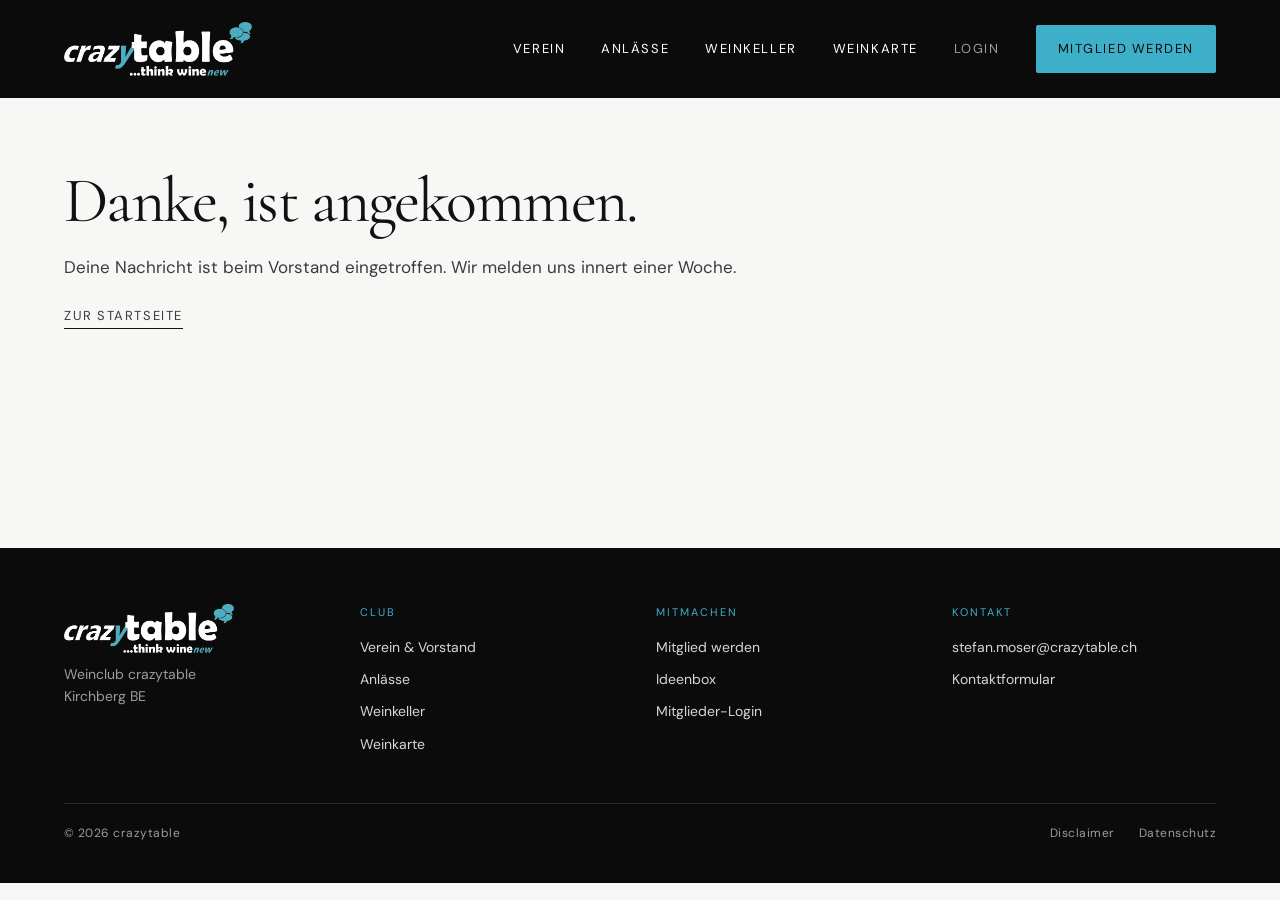
<file: danke.html>
<!doctype html>
<html lang="de">
<head>
<meta charset="utf-8">
<meta name="viewport" content="width=device-width,initial-scale=1">
<title>Danke – crazytable</title>
<meta name="description" content="Vielen Dank für deine Nachricht.">
<meta property="og:title" content="Danke – crazytable">
<meta property="og:description" content="Vielen Dank für deine Nachricht.">
<meta property="og:type" content="website">
<link rel="icon" href="/img/favicon.svg" type="image/svg+xml">
<link rel="preconnect" href="https://fonts.googleapis.com"><link rel="preconnect" href="https://fonts.gstatic.com" crossorigin><link href="https://fonts.googleapis.com/css2?family=Cormorant+Garamond:ital,wght@0,400;0,500;1,400&family=DM+Sans:wght@400;500&display=swap" rel="stylesheet">
<link rel="stylesheet" href="/css/style.css?v=4a36a84e">
<script src="/js/main.js" defer></script>
</head>
<body>
<div class="site-header-bar"><header class="site-header">
  <a class="logo" href="/" aria-label="crazytable – Startseite"><img src="/img/logo-wordmark.png" alt="crazytable"></a>
  <button class="nav-toggle" aria-label="Menü öffnen" aria-expanded="false" onclick="var n=document.getElementById('nav');n.classList.toggle('is-open');this.setAttribute('aria-expanded',n.classList.contains('is-open'))"><span></span><span></span><span></span></button>
  <nav class="nav" id="nav" aria-label="Hauptnavigation">
    <a href="/verein">Verein</a>
    <a href="/anlaesse">Anlässe</a>
    <a href="/weinkeller">Weinkeller</a>
    <a href="/weinkarte">Weinkarte</a>
    <a href="https://app.crazytable.ch" class="nav-muted">Login</a>
    <a href="/mitglied-werden" class="nav-cta">Mitglied werden</a>
  </nav>
</header></div>
<main>

<div class="wrap" style="padding:0">
<section class="section stack" style="padding-top:72px;border-bottom:0;min-height:50vh">
  <h1 style="font-size:clamp(40px,5vw,64px)">Danke, ist angekommen.</h1>
  <div class="prose"><p>Deine Nachricht ist beim Vorstand eingetroffen. Wir melden uns innert einer Woche.</p><p><a class="link-u" href="/">Zur Startseite</a></p></div>
</section>
</div>
</main>
<div class="site-footer-bar"><footer class="site-footer">
  <div class="footer-grid">
    <div>
      <img src="/img/logo-wordmark.png" alt="crazytable" style="width:170px;height:auto">
      <span style="color:#9A9E9E;line-height:1.6">Weinclub crazytable<br>Kirchberg BE</span>
    </div>
    <div><span class="h">Club</span><a href="/verein">Verein &amp; Vorstand</a><a href="/anlaesse">Anlässe</a><a href="/weinkeller">Weinkeller</a><a href="/weinkarte">Weinkarte</a></div>
    <div><span class="h">Mitmachen</span><a href="/mitglied-werden">Mitglied werden</a><a href="/verein#ideenbox">Ideenbox</a><a href="https://app.crazytable.ch">Mitglieder-Login</a></div>
    <div><span class="h">Kontakt</span><a href="mailto:stefan.moser@crazytable.ch">stefan.moser@crazytable.ch</a><a href="/mitglied-werden#kontakt">Kontaktformular</a></div>
  </div>
  <div class="footer-bottom">
    <span>© 2026 crazytable</span>
    <div><a href="/disclaimer">Disclaimer</a><a href="/datenschutz">Datenschutz</a></div>
  </div>
</footer></div>
</body>
</html>
</file>
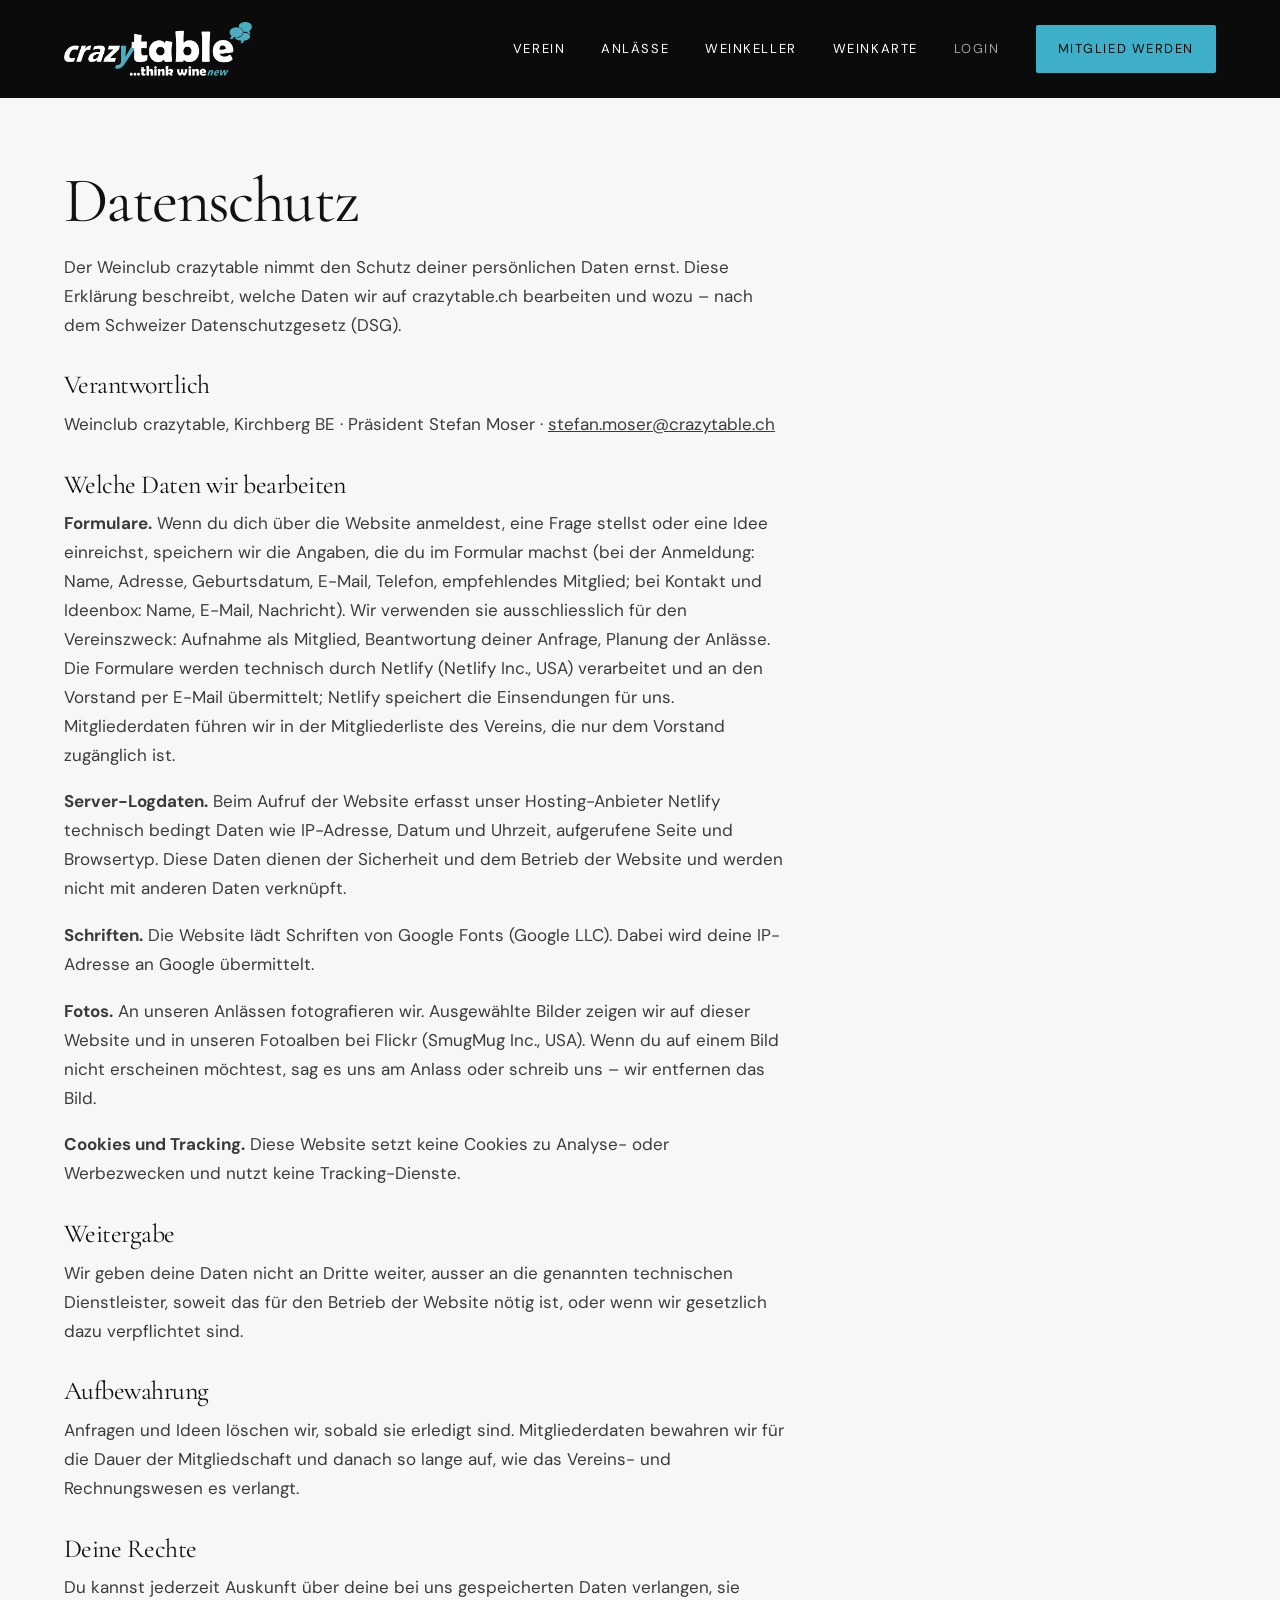
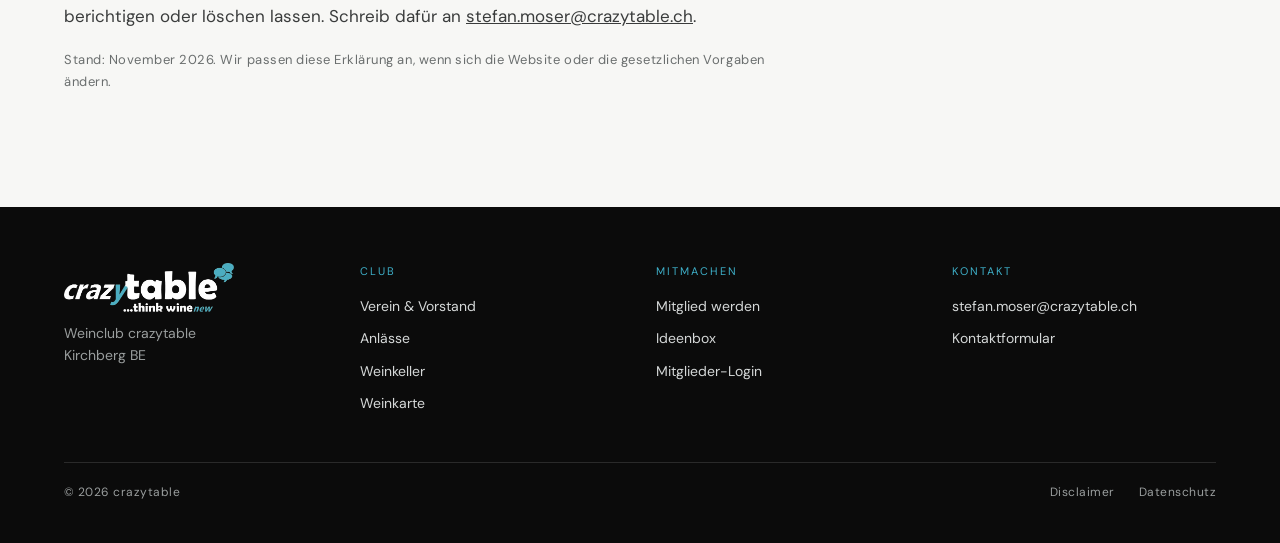
<file: datenschutz.html>
<!doctype html>
<html lang="de">
<head>
<meta charset="utf-8">
<meta name="viewport" content="width=device-width,initial-scale=1">
<title>Datenschutz – crazytable</title>
<meta name="description" content="Datenschutzerklärung des Weinclubs crazytable.">
<meta property="og:title" content="Datenschutz – crazytable">
<meta property="og:description" content="Datenschutzerklärung des Weinclubs crazytable.">
<meta property="og:type" content="website">
<link rel="icon" href="/img/favicon.svg" type="image/svg+xml">
<link rel="preconnect" href="https://fonts.googleapis.com"><link rel="preconnect" href="https://fonts.gstatic.com" crossorigin><link href="https://fonts.googleapis.com/css2?family=Cormorant+Garamond:ital,wght@0,400;0,500;1,400&family=DM+Sans:wght@400;500&display=swap" rel="stylesheet">
<link rel="stylesheet" href="/css/style.css?v=4a36a84e">
<script src="/js/main.js" defer></script>
</head>
<body>
<div class="site-header-bar"><header class="site-header">
  <a class="logo" href="/" aria-label="crazytable – Startseite"><img src="/img/logo-wordmark.png" alt="crazytable"></a>
  <button class="nav-toggle" aria-label="Menü öffnen" aria-expanded="false" onclick="var n=document.getElementById('nav');n.classList.toggle('is-open');this.setAttribute('aria-expanded',n.classList.contains('is-open'))"><span></span><span></span><span></span></button>
  <nav class="nav" id="nav" aria-label="Hauptnavigation">
    <a href="/verein">Verein</a>
    <a href="/anlaesse">Anlässe</a>
    <a href="/weinkeller">Weinkeller</a>
    <a href="/weinkarte">Weinkarte</a>
    <a href="https://app.crazytable.ch" class="nav-muted">Login</a>
    <a href="/mitglied-werden" class="nav-cta">Mitglied werden</a>
  </nav>
</header></div>
<main>

<div class="wrap" style="padding:0">
<section class="section stack" style="padding-top:72px;border-bottom:0;min-height:50vh">
  <h1 style="font-size:clamp(40px,5vw,64px)">Datenschutz</h1>
  <div class="prose"><p>Der Weinclub crazytable nimmt den Schutz deiner persönlichen Daten ernst. Diese Erklärung beschreibt, welche Daten wir auf crazytable.ch bearbeiten und wozu – nach dem Schweizer Datenschutzgesetz (DSG).</p>
<h3>Verantwortlich</h3><p>Weinclub crazytable, Kirchberg BE · Präsident Stefan Moser · <a href="mailto:stefan.moser@crazytable.ch" style="text-decoration:underline">stefan.moser@crazytable.ch</a></p>
<h3>Welche Daten wir bearbeiten</h3>
<p><strong>Formulare.</strong> Wenn du dich über die Website anmeldest, eine Frage stellst oder eine Idee einreichst, speichern wir die Angaben, die du im Formular machst (bei der Anmeldung: Name, Adresse, Geburtsdatum, E-Mail, Telefon, empfehlendes Mitglied; bei Kontakt und Ideenbox: Name, E-Mail, Nachricht). Wir verwenden sie ausschliesslich für den Vereinszweck: Aufnahme als Mitglied, Beantwortung deiner Anfrage, Planung der Anlässe. Die Formulare werden technisch durch Netlify (Netlify Inc., USA) verarbeitet und an den Vorstand per E-Mail übermittelt; Netlify speichert die Einsendungen für uns. Mitgliederdaten führen wir in der Mitgliederliste des Vereins, die nur dem Vorstand zugänglich ist.</p>
<p><strong>Server-Logdaten.</strong> Beim Aufruf der Website erfasst unser Hosting-Anbieter Netlify technisch bedingt Daten wie IP-Adresse, Datum und Uhrzeit, aufgerufene Seite und Browsertyp. Diese Daten dienen der Sicherheit und dem Betrieb der Website und werden nicht mit anderen Daten verknüpft.</p>
<p><strong>Schriften.</strong> Die Website lädt Schriften von Google Fonts (Google LLC). Dabei wird deine IP-Adresse an Google übermittelt.</p>
<p><strong>Fotos.</strong> An unseren Anlässen fotografieren wir. Ausgewählte Bilder zeigen wir auf dieser Website und in unseren Fotoalben bei Flickr (SmugMug Inc., USA). Wenn du auf einem Bild nicht erscheinen möchtest, sag es uns am Anlass oder schreib uns – wir entfernen das Bild.</p>
<p><strong>Cookies und Tracking.</strong> Diese Website setzt keine Cookies zu Analyse- oder Werbezwecken und nutzt keine Tracking-Dienste.</p>
<h3>Weitergabe</h3><p>Wir geben deine Daten nicht an Dritte weiter, ausser an die genannten technischen Dienstleister, soweit das für den Betrieb der Website nötig ist, oder wenn wir gesetzlich dazu verpflichtet sind.</p>
<h3>Aufbewahrung</h3><p>Anfragen und Ideen löschen wir, sobald sie erledigt sind. Mitgliederdaten bewahren wir für die Dauer der Mitgliedschaft und danach so lange auf, wie das Vereins- und Rechnungswesen es verlangt.</p>
<h3>Deine Rechte</h3><p>Du kannst jederzeit Auskunft über deine bei uns gespeicherten Daten verlangen, sie berichtigen oder löschen lassen. Schreib dafür an <a href="mailto:stefan.moser@crazytable.ch" style="text-decoration:underline">stefan.moser@crazytable.ch</a>.</p>
<p class="small">Stand: November 2026. Wir passen diese Erklärung an, wenn sich die Website oder die gesetzlichen Vorgaben ändern.</p></div>
</section>
</div>
</main>
<div class="site-footer-bar"><footer class="site-footer">
  <div class="footer-grid">
    <div>
      <img src="/img/logo-wordmark.png" alt="crazytable" style="width:170px;height:auto">
      <span style="color:#9A9E9E;line-height:1.6">Weinclub crazytable<br>Kirchberg BE</span>
    </div>
    <div><span class="h">Club</span><a href="/verein">Verein &amp; Vorstand</a><a href="/anlaesse">Anlässe</a><a href="/weinkeller">Weinkeller</a><a href="/weinkarte">Weinkarte</a></div>
    <div><span class="h">Mitmachen</span><a href="/mitglied-werden">Mitglied werden</a><a href="/verein#ideenbox">Ideenbox</a><a href="https://app.crazytable.ch">Mitglieder-Login</a></div>
    <div><span class="h">Kontakt</span><a href="mailto:stefan.moser@crazytable.ch">stefan.moser@crazytable.ch</a><a href="/mitglied-werden#kontakt">Kontaktformular</a></div>
  </div>
  <div class="footer-bottom">
    <span>© 2026 crazytable</span>
    <div><a href="/disclaimer">Disclaimer</a><a href="/datenschutz">Datenschutz</a></div>
  </div>
</footer></div>
</body>
</html>
</file>
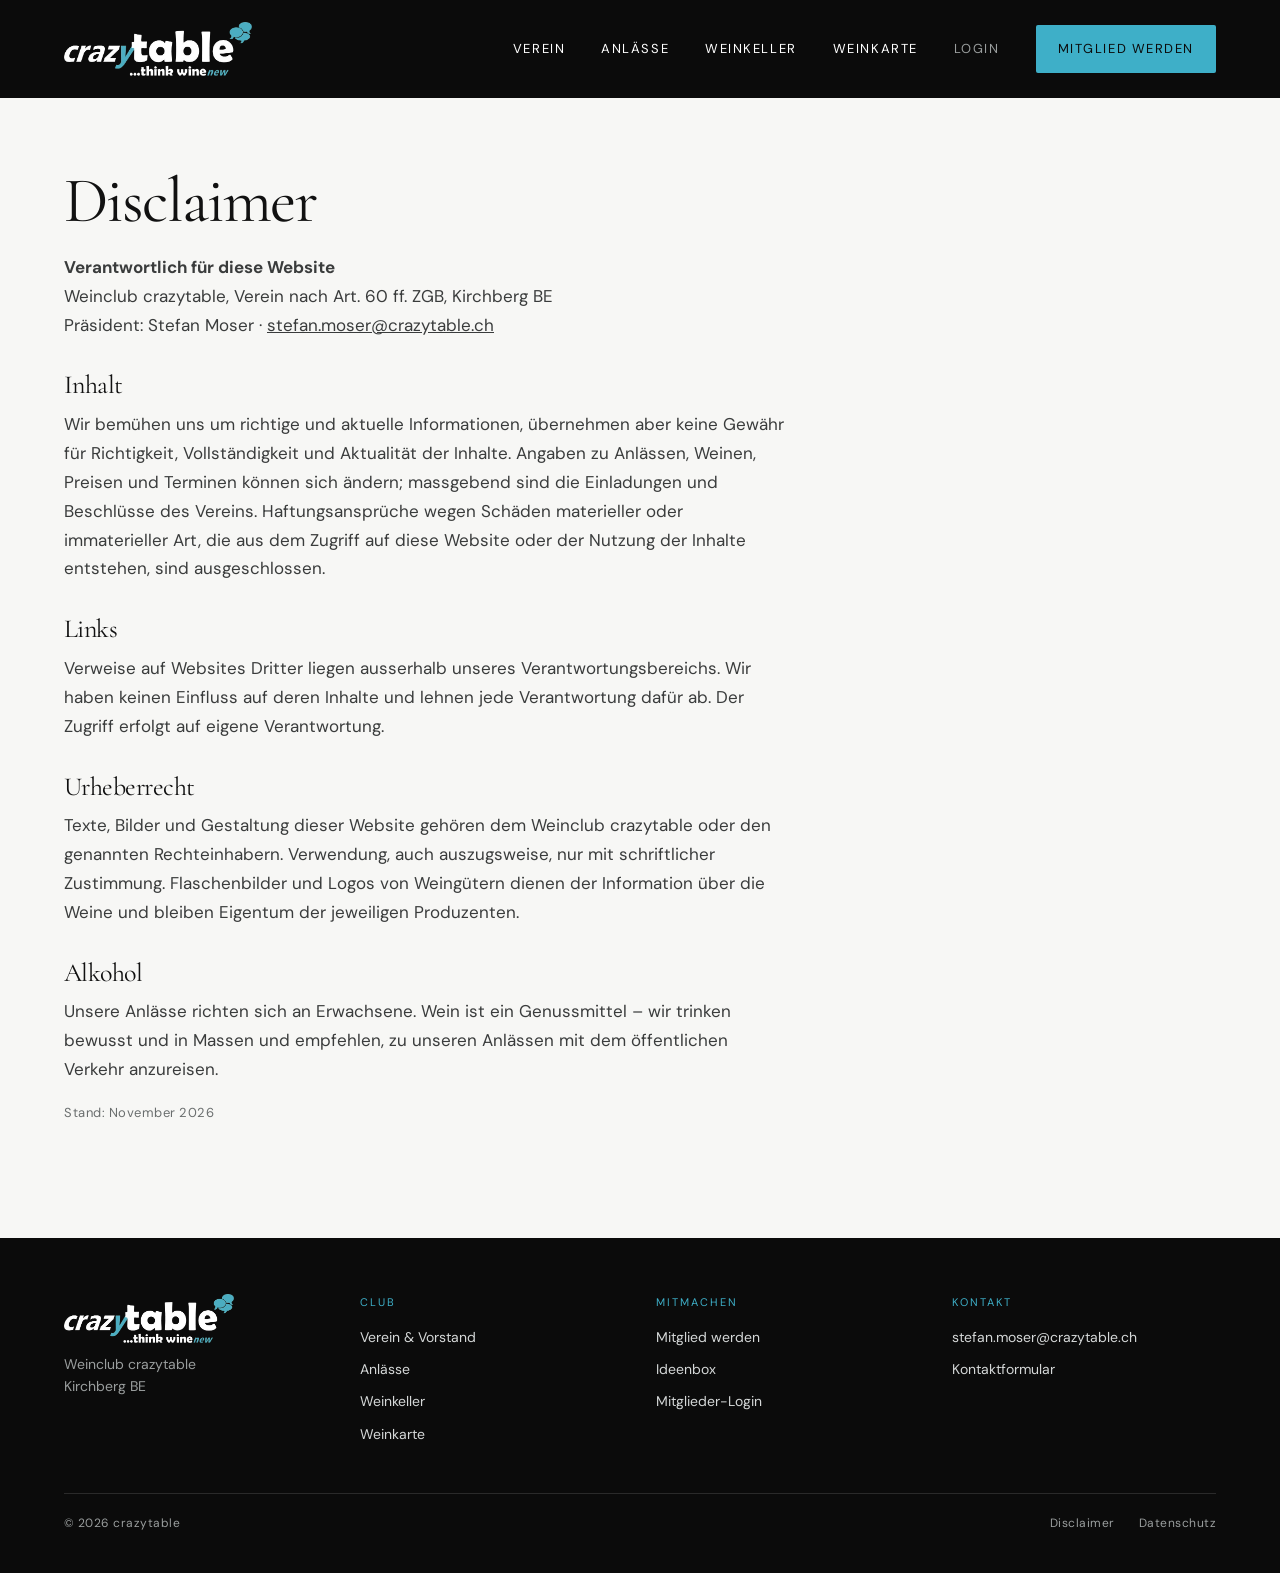
<file: disclaimer.html>
<!doctype html>
<html lang="de">
<head>
<meta charset="utf-8">
<meta name="viewport" content="width=device-width,initial-scale=1">
<title>Disclaimer – crazytable</title>
<meta name="description" content="Rechtliche Hinweise zur Website des Weinclubs crazytable.">
<meta property="og:title" content="Disclaimer – crazytable">
<meta property="og:description" content="Rechtliche Hinweise zur Website des Weinclubs crazytable.">
<meta property="og:type" content="website">
<link rel="icon" href="/img/favicon.svg" type="image/svg+xml">
<link rel="preconnect" href="https://fonts.googleapis.com"><link rel="preconnect" href="https://fonts.gstatic.com" crossorigin><link href="https://fonts.googleapis.com/css2?family=Cormorant+Garamond:ital,wght@0,400;0,500;1,400&family=DM+Sans:wght@400;500&display=swap" rel="stylesheet">
<link rel="stylesheet" href="/css/style.css?v=4a36a84e">
<script src="/js/main.js" defer></script>
</head>
<body>
<div class="site-header-bar"><header class="site-header">
  <a class="logo" href="/" aria-label="crazytable – Startseite"><img src="/img/logo-wordmark.png" alt="crazytable"></a>
  <button class="nav-toggle" aria-label="Menü öffnen" aria-expanded="false" onclick="var n=document.getElementById('nav');n.classList.toggle('is-open');this.setAttribute('aria-expanded',n.classList.contains('is-open'))"><span></span><span></span><span></span></button>
  <nav class="nav" id="nav" aria-label="Hauptnavigation">
    <a href="/verein">Verein</a>
    <a href="/anlaesse">Anlässe</a>
    <a href="/weinkeller">Weinkeller</a>
    <a href="/weinkarte">Weinkarte</a>
    <a href="https://app.crazytable.ch" class="nav-muted">Login</a>
    <a href="/mitglied-werden" class="nav-cta">Mitglied werden</a>
  </nav>
</header></div>
<main>

<div class="wrap" style="padding:0">
<section class="section stack" style="padding-top:72px;border-bottom:0;min-height:50vh">
  <h1 style="font-size:clamp(40px,5vw,64px)">Disclaimer</h1>
  <div class="prose"><p><strong>Verantwortlich für diese Website</strong><br>Weinclub crazytable, Verein nach Art. 60 ff. ZGB, Kirchberg BE<br>Präsident: Stefan Moser · <a href="mailto:stefan.moser@crazytable.ch" style="text-decoration:underline">stefan.moser@crazytable.ch</a></p>
<h3>Inhalt</h3><p>Wir bemühen uns um richtige und aktuelle Informationen, übernehmen aber keine Gewähr für Richtigkeit, Vollständigkeit und Aktualität der Inhalte. Angaben zu Anlässen, Weinen, Preisen und Terminen können sich ändern; massgebend sind die Einladungen und Beschlüsse des Vereins. Haftungsansprüche wegen Schäden materieller oder immaterieller Art, die aus dem Zugriff auf diese Website oder der Nutzung der Inhalte entstehen, sind ausgeschlossen.</p>
<h3>Links</h3><p>Verweise auf Websites Dritter liegen ausserhalb unseres Verantwortungsbereichs. Wir haben keinen Einfluss auf deren Inhalte und lehnen jede Verantwortung dafür ab. Der Zugriff erfolgt auf eigene Verantwortung.</p>
<h3>Urheberrecht</h3><p>Texte, Bilder und Gestaltung dieser Website gehören dem Weinclub crazytable oder den genannten Rechteinhabern. Verwendung, auch auszugsweise, nur mit schriftlicher Zustimmung. Flaschenbilder und Logos von Weingütern dienen der Information über die Weine und bleiben Eigentum der jeweiligen Produzenten.</p>
<h3>Alkohol</h3><p>Unsere Anlässe richten sich an Erwachsene. Wein ist ein Genussmittel – wir trinken bewusst und in Massen und empfehlen, zu unseren Anlässen mit dem öffentlichen Verkehr anzureisen.</p>
<p class="small">Stand: November 2026</p></div>
</section>
</div>
</main>
<div class="site-footer-bar"><footer class="site-footer">
  <div class="footer-grid">
    <div>
      <img src="/img/logo-wordmark.png" alt="crazytable" style="width:170px;height:auto">
      <span style="color:#9A9E9E;line-height:1.6">Weinclub crazytable<br>Kirchberg BE</span>
    </div>
    <div><span class="h">Club</span><a href="/verein">Verein &amp; Vorstand</a><a href="/anlaesse">Anlässe</a><a href="/weinkeller">Weinkeller</a><a href="/weinkarte">Weinkarte</a></div>
    <div><span class="h">Mitmachen</span><a href="/mitglied-werden">Mitglied werden</a><a href="/verein#ideenbox">Ideenbox</a><a href="https://app.crazytable.ch">Mitglieder-Login</a></div>
    <div><span class="h">Kontakt</span><a href="mailto:stefan.moser@crazytable.ch">stefan.moser@crazytable.ch</a><a href="/mitglied-werden#kontakt">Kontaktformular</a></div>
  </div>
  <div class="footer-bottom">
    <span>© 2026 crazytable</span>
    <div><a href="/disclaimer">Disclaimer</a><a href="/datenschutz">Datenschutz</a></div>
  </div>
</footer></div>
</body>
</html>
</file>
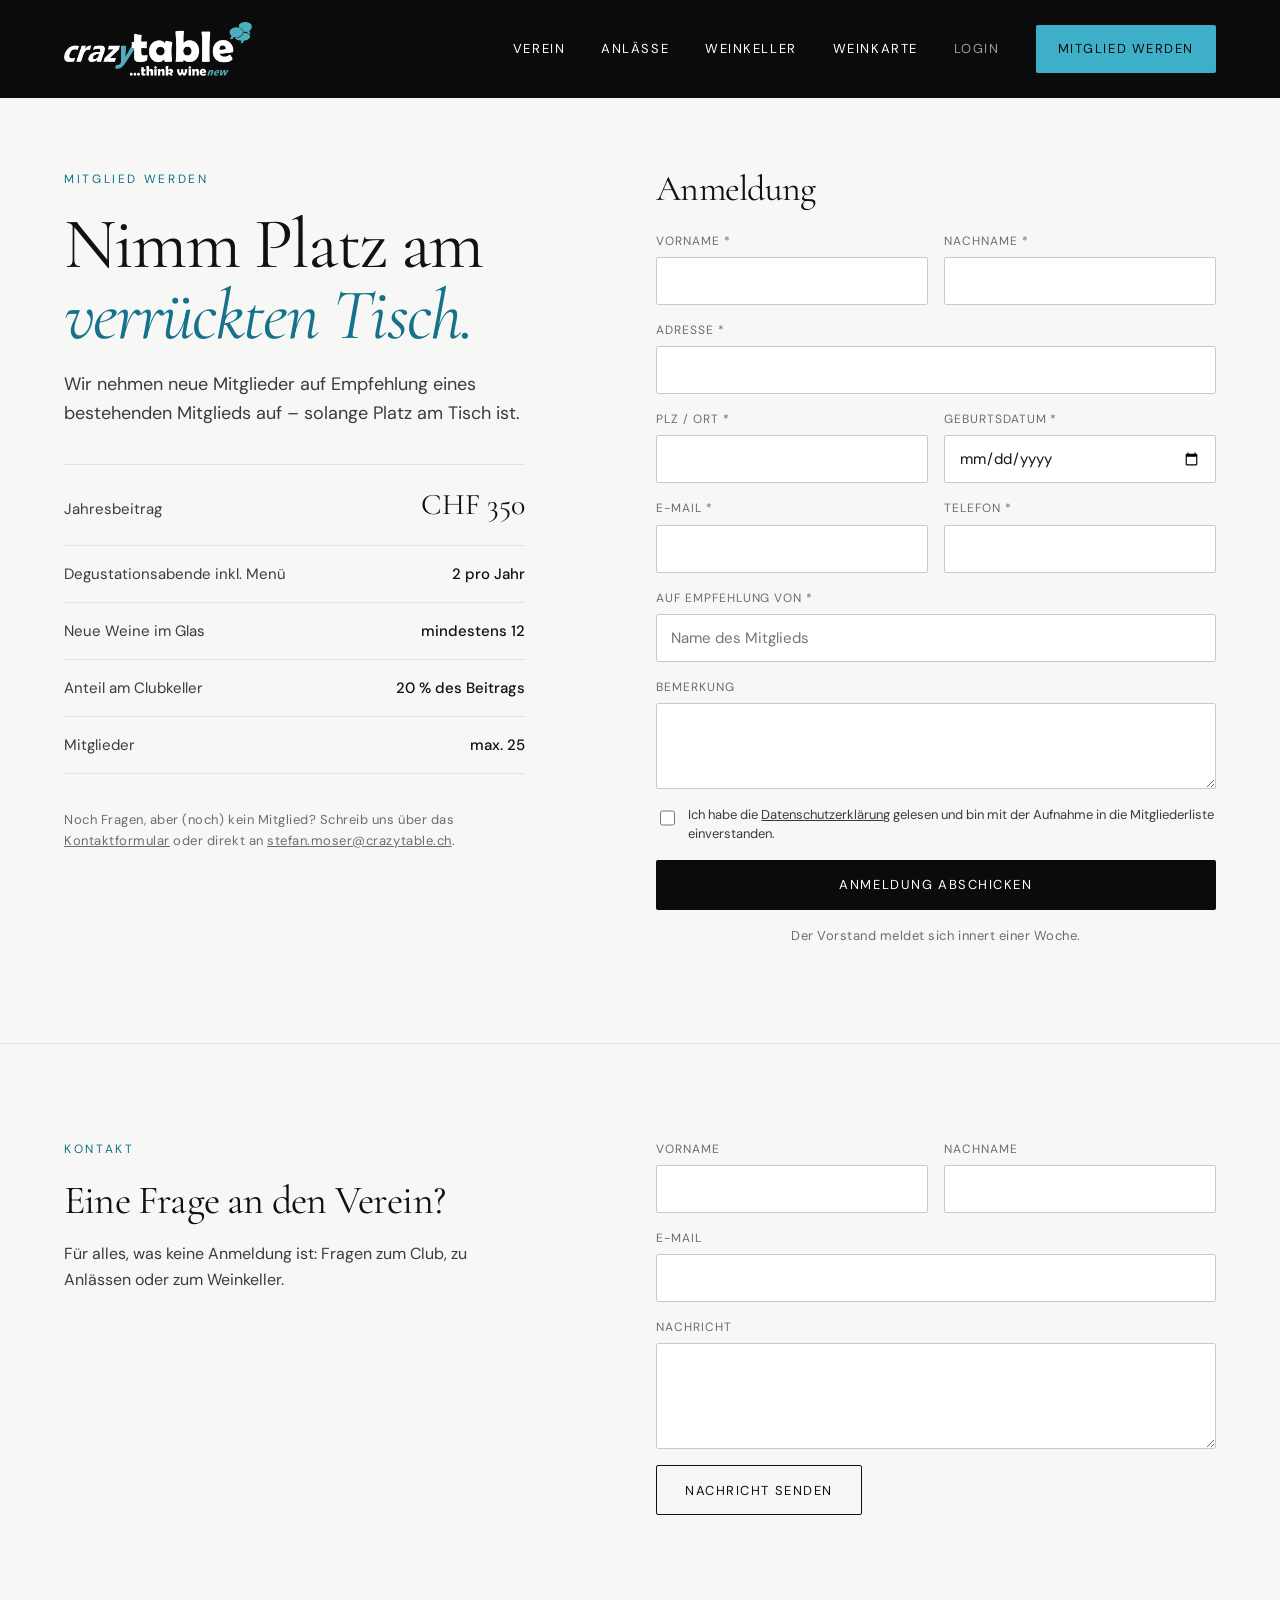
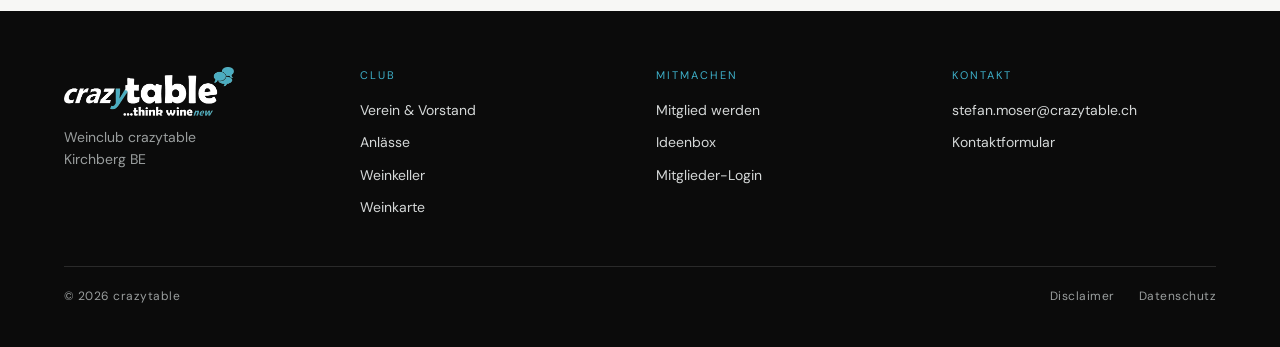
<file: mitglied-werden.html>
<!doctype html>
<html lang="de">
<head>
<meta charset="utf-8">
<meta name="viewport" content="width=device-width,initial-scale=1">
<title>Mitglied werden – crazytable</title>
<meta name="description" content="Mitglied werden im Weinclub crazytable: CHF 350 pro Jahr, zwei Degustationen inklusive Menü, Anteil am Clubkeller. Aufnahme auf Empfehlung.">
<meta property="og:title" content="Mitglied werden – crazytable">
<meta property="og:description" content="Mitglied werden im Weinclub crazytable: CHF 350 pro Jahr, zwei Degustationen inklusive Menü, Anteil am Clubkeller. Aufnahme auf Empfehlung.">
<meta property="og:type" content="website">
<link rel="icon" href="/img/favicon.svg" type="image/svg+xml">
<link rel="preconnect" href="https://fonts.googleapis.com"><link rel="preconnect" href="https://fonts.gstatic.com" crossorigin><link href="https://fonts.googleapis.com/css2?family=Cormorant+Garamond:ital,wght@0,400;0,500;1,400&family=DM+Sans:wght@400;500&display=swap" rel="stylesheet">
<link rel="stylesheet" href="/css/style.css?v=4a36a84e">
<script src="/js/main.js" defer></script>
</head>
<body>
<div class="site-header-bar"><header class="site-header">
  <a class="logo" href="/" aria-label="crazytable – Startseite"><img src="/img/logo-wordmark.png" alt="crazytable"></a>
  <button class="nav-toggle" aria-label="Menü öffnen" aria-expanded="false" onclick="var n=document.getElementById('nav');n.classList.toggle('is-open');this.setAttribute('aria-expanded',n.classList.contains('is-open'))"><span></span><span></span><span></span></button>
  <nav class="nav" id="nav" aria-label="Hauptnavigation">
    <a href="/verein">Verein</a>
    <a href="/anlaesse">Anlässe</a>
    <a href="/weinkeller">Weinkeller</a>
    <a href="/weinkarte">Weinkarte</a>
    <a href="https://app.crazytable.ch" class="nav-muted">Login</a>
    <a href="/mitglied-werden" class="nav-cta">Mitglied werden</a>
  </nav>
</header></div>
<main>

<div class="wrap" style="padding:0">
<section class="section grid-12" style="padding-top:72px;align-items:start">
  <div class="c1-5 stack stack-lg">
    <div class="stack">
      <p class="overline">Mitglied werden</p>
      <h1 style="font-size:clamp(44px,6vw,72px)">Nimm Platz am <em class="accent">verrückten Tisch.</em></h1>
      <p class="lead">Wir nehmen neue Mitglieder auf Empfehlung eines bestehenden Mitglieds auf – solange Platz am Tisch ist.</p>
    </div>
    <div class="terms">
      <div><span>Jahresbeitrag</span><b>CHF 350</b></div>
      <div><span>Degustationsabende inkl. Menü</span><strong>2 pro Jahr</strong></div>
      <div><span>Neue Weine im Glas</span><strong>mindestens 12</strong></div>
      <div><span>Anteil am Clubkeller</span><strong>20 % des Beitrags</strong></div>
      <div><span>Mitglieder</span><strong>max. 25</strong></div>
    </div>
    <p class="small" style="line-height:1.6">Noch Fragen, aber (noch) kein Mitglied? Schreib uns über das <a href="#kontakt" style="text-decoration:underline">Kontaktformular</a> oder direkt an <a href="mailto:stefan.moser@crazytable.ch" style="text-decoration:underline">stefan.moser@crazytable.ch</a>.</p>
  </div>
  <form class="form c7-6" name="anmeldung" method="POST" action="/danke" data-netlify="true" netlify-honeypot="bot-field">
    <input type="hidden" name="form-name" value="anmeldung">
    <p class="hidden"><label>Nicht ausfüllen: <input name="bot-field"></label></p>
    <h2 style="font-size:36px;margin-bottom:8px">Anmeldung</h2>
    <div class="form-2">
      <div class="field"><label for="a-vn">Vorname *</label><input id="a-vn" name="vorname" type="text" required></div>
      <div class="field"><label for="a-nn">Nachname *</label><input id="a-nn" name="nachname" type="text" required></div>
    </div>
    <div class="field"><label for="a-adr">Adresse *</label><input id="a-adr" name="adresse" type="text" required></div>
    <div class="form-2">
      <div class="field"><label for="a-plz">PLZ / Ort *</label><input id="a-plz" name="plz_ort" type="text" required></div>
      <div class="field"><label for="a-geb">Geburtsdatum *</label><input id="a-geb" name="geburtsdatum" type="date" required></div>
    </div>
    <div class="form-2">
      <div class="field"><label for="a-em">E-Mail *</label><input id="a-em" name="email" type="email" required></div>
      <div class="field"><label for="a-tel">Telefon *</label><input id="a-tel" name="telefon" type="tel" required></div>
    </div>
    <div class="field"><label for="a-emp">Auf Empfehlung von *</label><input id="a-emp" name="empfehlung" type="text" placeholder="Name des Mitglieds" required></div>
    <div class="field"><label for="a-msg">Bemerkung</label><textarea id="a-msg" name="bemerkung" rows="3"></textarea></div>
    <label class="check"><input type="checkbox" name="datenschutz" value="ja" required><span>Ich habe die <a href="/datenschutz">Datenschutzerklärung</a> gelesen und bin mit der Aufnahme in die Mitgliederliste einverstanden.</span></label>
    <button class="btn btn-primary" type="submit">Anmeldung abschicken</button>
    <span class="small" style="text-align:center">Der Vorstand meldet sich innert einer Woche.</span>
  </form>
</section>

<section class="section grid-12" id="kontakt" style="border-bottom:0">
  <div class="c1-5 stack">
    <p class="overline">Kontakt</p>
    <h2 style="font-size:40px">Eine Frage an den Verein?</h2>
    <p style="color:var(--text)">Für alles, was keine Anmeldung ist: Fragen zum Club, zu Anlässen oder zum Weinkeller.</p>
  </div>
  <form class="form c7-6" name="kontakt" method="POST" action="/danke" data-netlify="true" netlify-honeypot="bot-field">
    <input type="hidden" name="form-name" value="kontakt">
    <p class="hidden"><label>Nicht ausfüllen: <input name="bot-field"></label></p>
    <div class="form-2">
      <div class="field"><label for="k-vn">Vorname</label><input id="k-vn" name="vorname" type="text" required></div>
      <div class="field"><label for="k-nn">Nachname</label><input id="k-nn" name="nachname" type="text" required></div>
    </div>
    <div class="field"><label for="k-em">E-Mail</label><input id="k-em" name="email" type="email" required></div>
    <div class="field"><label for="k-msg">Nachricht</label><textarea id="k-msg" name="nachricht" rows="4" required></textarea></div>
    <button class="btn btn-outline" type="submit" style="align-self:flex-start">Nachricht senden</button>
  </form>
</section>
</div>
</main>
<div class="site-footer-bar"><footer class="site-footer">
  <div class="footer-grid">
    <div>
      <img src="/img/logo-wordmark.png" alt="crazytable" style="width:170px;height:auto">
      <span style="color:#9A9E9E;line-height:1.6">Weinclub crazytable<br>Kirchberg BE</span>
    </div>
    <div><span class="h">Club</span><a href="/verein">Verein &amp; Vorstand</a><a href="/anlaesse">Anlässe</a><a href="/weinkeller">Weinkeller</a><a href="/weinkarte">Weinkarte</a></div>
    <div><span class="h">Mitmachen</span><a href="/mitglied-werden">Mitglied werden</a><a href="/verein#ideenbox">Ideenbox</a><a href="https://app.crazytable.ch">Mitglieder-Login</a></div>
    <div><span class="h">Kontakt</span><a href="mailto:stefan.moser@crazytable.ch">stefan.moser@crazytable.ch</a><a href="/mitglied-werden#kontakt">Kontaktformular</a></div>
  </div>
  <div class="footer-bottom">
    <span>© 2026 crazytable</span>
    <div><a href="/disclaimer">Disclaimer</a><a href="/datenschutz">Datenschutz</a></div>
  </div>
</footer></div>
</body>
</html>
</file>
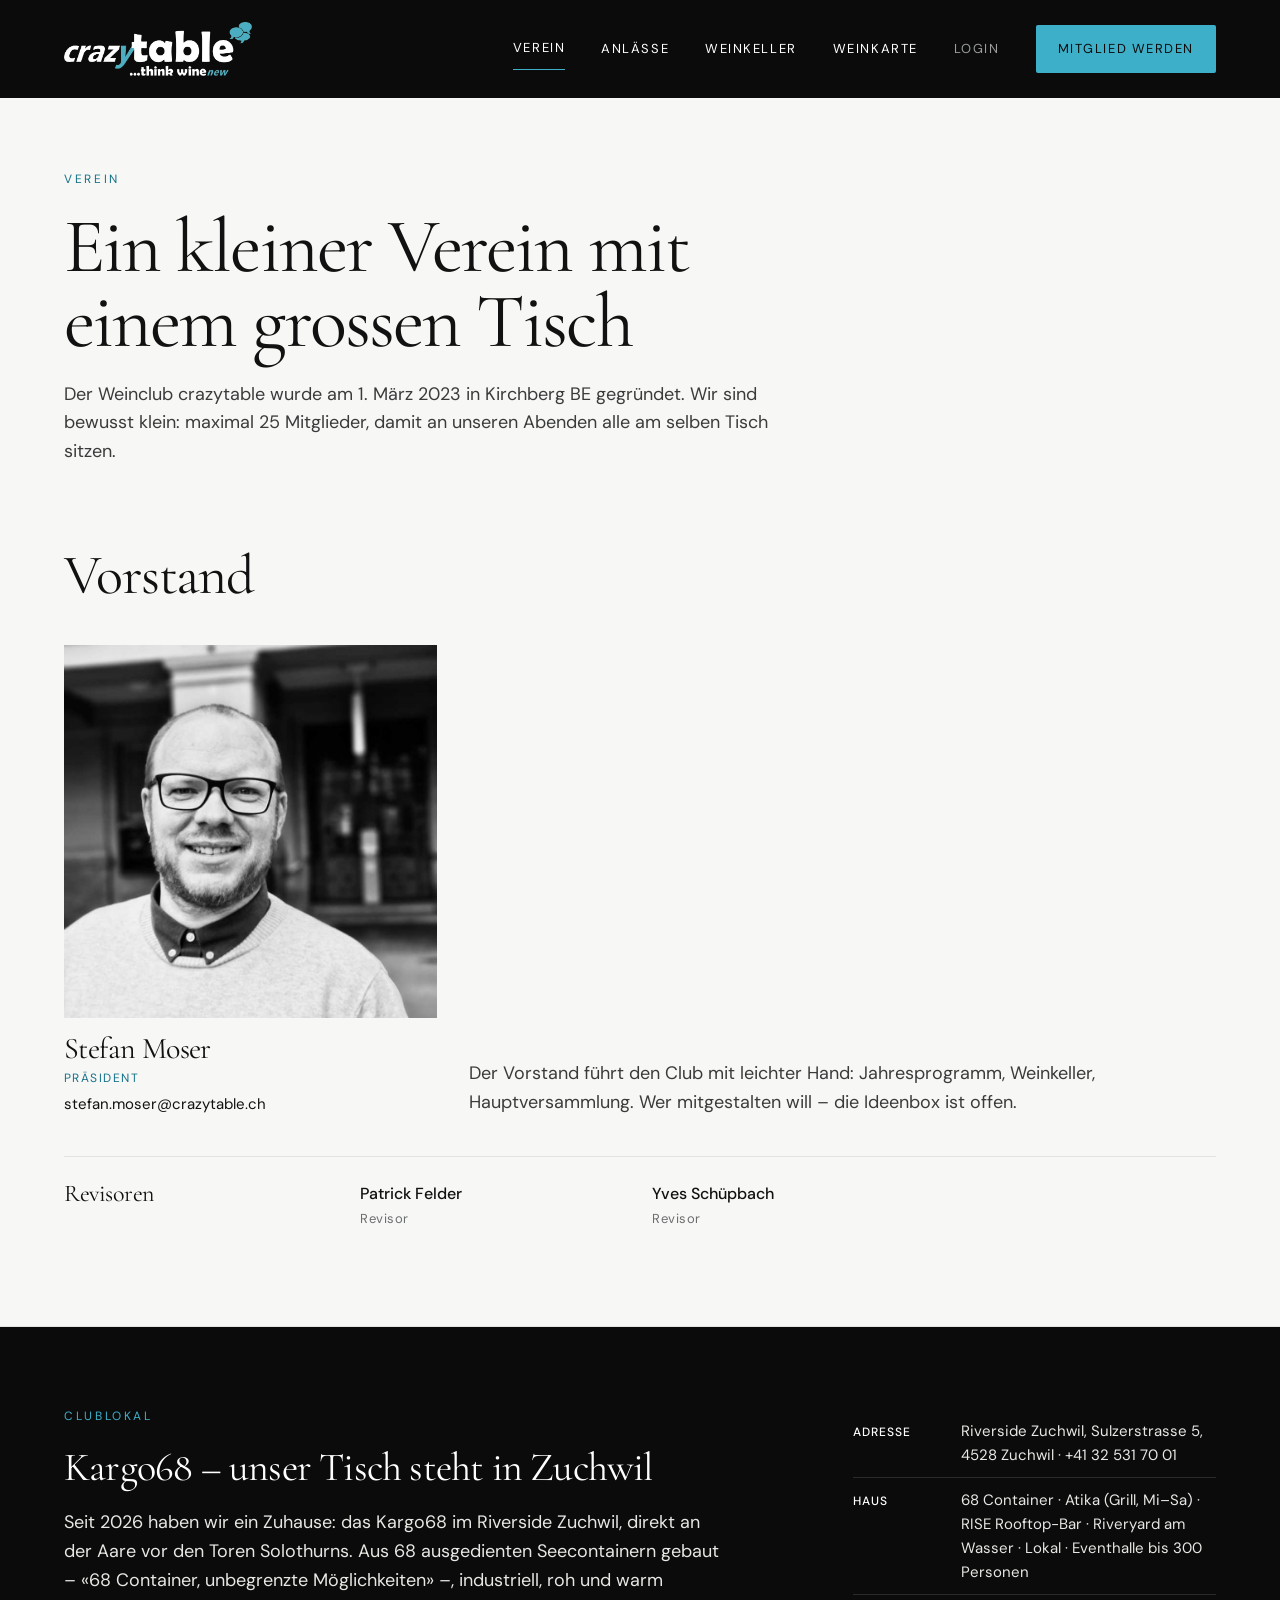
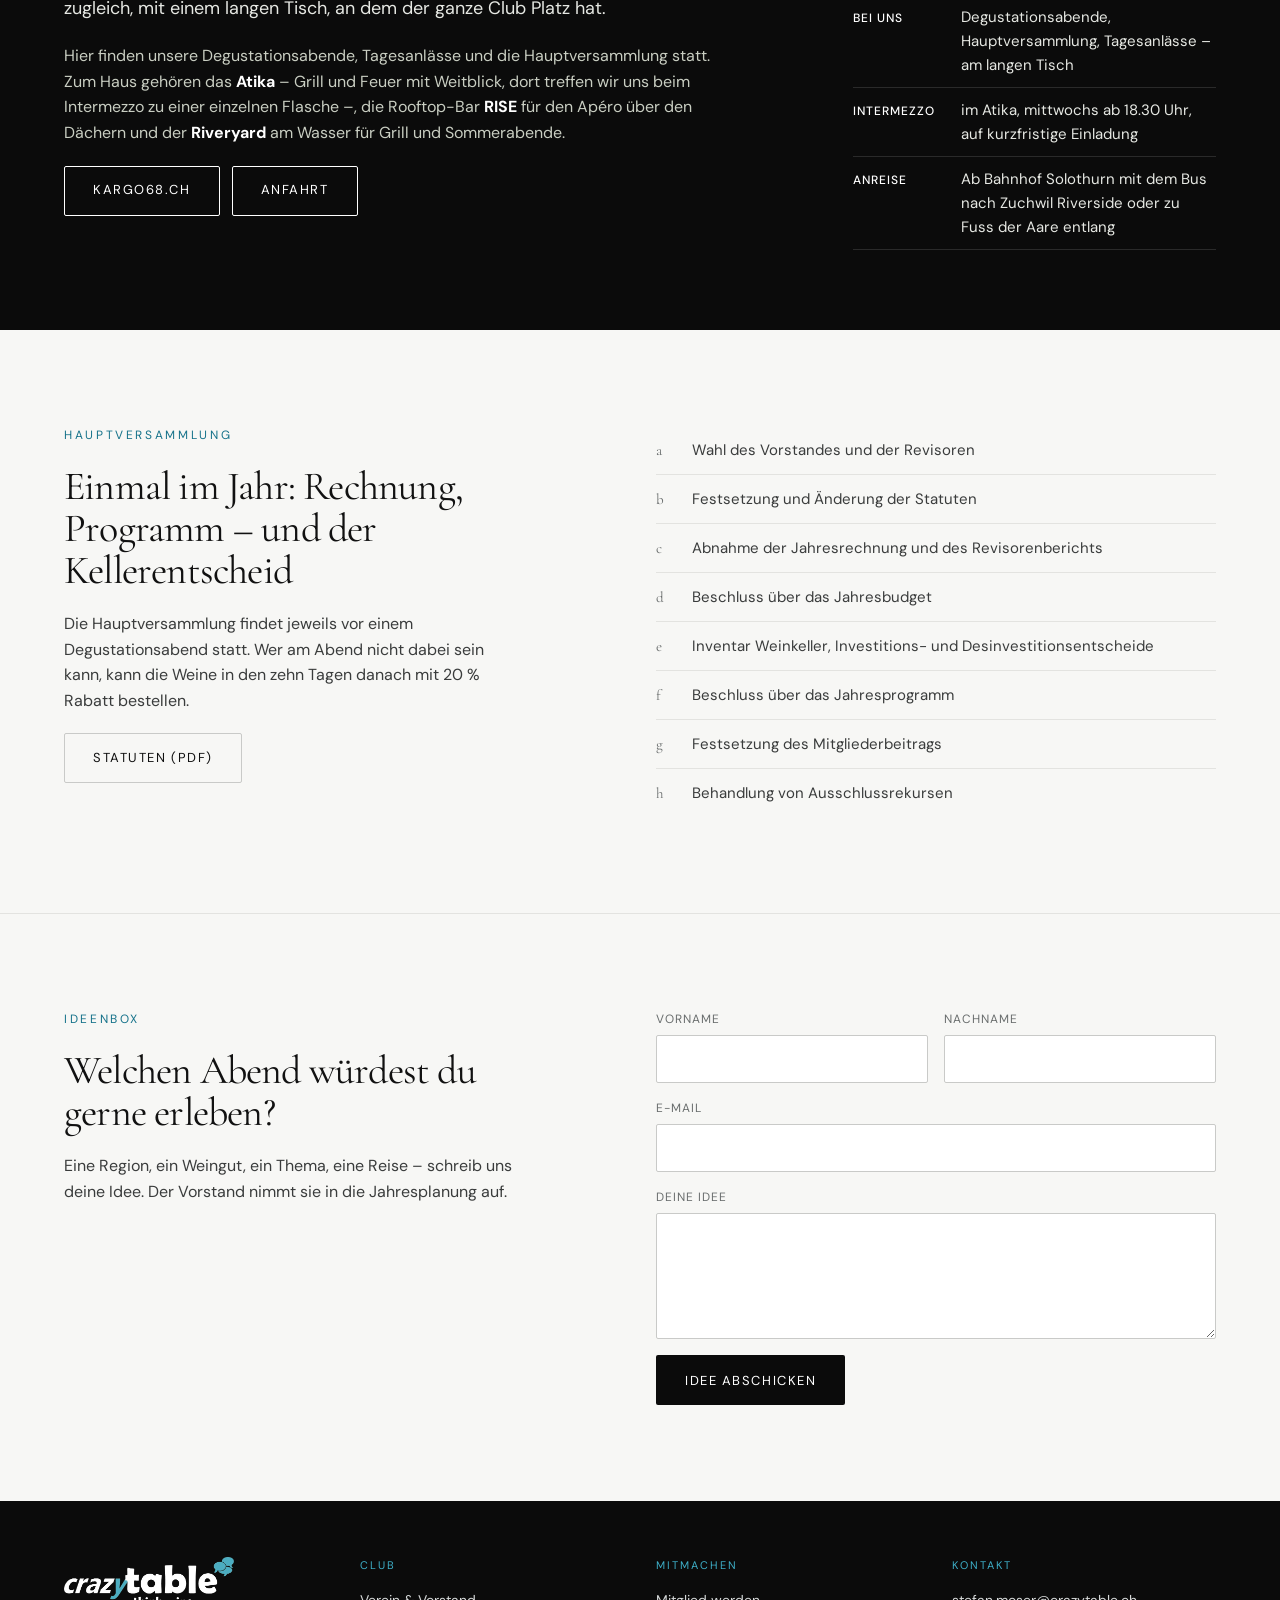
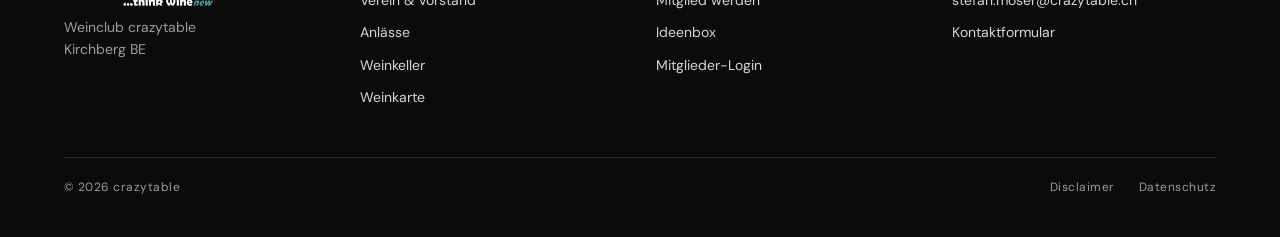
<file: verein.html>
<!doctype html>
<html lang="de">
<head>
<meta charset="utf-8">
<meta name="viewport" content="width=device-width,initial-scale=1">
<title>Verein & Vorstand – crazytable</title>
<meta name="description" content="Vorstand, Hauptversammlung und Ideenbox des Weinclubs crazytable in Kirchberg BE.">
<meta property="og:title" content="Verein & Vorstand – crazytable">
<meta property="og:description" content="Vorstand, Hauptversammlung und Ideenbox des Weinclubs crazytable in Kirchberg BE.">
<meta property="og:type" content="website">
<link rel="icon" href="/img/favicon.svg" type="image/svg+xml">
<link rel="preconnect" href="https://fonts.googleapis.com"><link rel="preconnect" href="https://fonts.gstatic.com" crossorigin><link href="https://fonts.googleapis.com/css2?family=Cormorant+Garamond:ital,wght@0,400;0,500;1,400&family=DM+Sans:wght@400;500&display=swap" rel="stylesheet">
<link rel="stylesheet" href="/css/style.css?v=4a36a84e">
<script src="/js/main.js" defer></script>
</head>
<body>
<div class="site-header-bar"><header class="site-header">
  <a class="logo" href="/" aria-label="crazytable – Startseite"><img src="/img/logo-wordmark.png" alt="crazytable"></a>
  <button class="nav-toggle" aria-label="Menü öffnen" aria-expanded="false" onclick="var n=document.getElementById('nav');n.classList.toggle('is-open');this.setAttribute('aria-expanded',n.classList.contains('is-open'))"><span></span><span></span><span></span></button>
  <nav class="nav" id="nav" aria-label="Hauptnavigation">
    <a href="/verein" class="is-active">Verein</a>
    <a href="/anlaesse">Anlässe</a>
    <a href="/weinkeller">Weinkeller</a>
    <a href="/weinkarte">Weinkarte</a>
    <a href="https://app.crazytable.ch" class="nav-muted">Login</a>
    <a href="/mitglied-werden" class="nav-cta">Mitglied werden</a>
  </nav>
</header></div>
<main>

<div class="wrap" style="padding:0">
<section class="section stack" style="padding-top:72px;padding-bottom:56px;max-width:860px;border-bottom:0">
  <p class="overline">Verein</p>
  <h1 style="font-size:clamp(44px,6vw,80px)">Ein kleiner Verein mit einem grossen Tisch</h1>
  <p class="lead" style="max-width:none">Der Weinclub crazytable wurde am 1. März 2023 in Kirchberg BE gegründet. Wir sind bewusst klein: maximal 25 Mitglieder, damit an unseren Abenden alle am selben Tisch sitzen.</p>
</section>

<section class="section stack" style="gap:40px;padding-top:24px">
  <h2>Vorstand</h2>
  <div class="people people-board">
    <article class="person"><div class="ph ratio-11" style="padding:0;overflow:hidden"><img class="img-cover" src="/img/stefan.jpg" alt="Stefan Moser" loading="lazy"></div><div class="stack-sm stack" style="gap:4px"><h3>Stefan Moser</h3><span class="role">Präsident</span><a href="mailto:stefan.moser@crazytable.ch">stefan.moser@crazytable.ch</a></div></article>
    <p class="lead" style="max-width:none">Der Vorstand führt den Club mit leichter Hand: Jahresprogramm, Weinkeller, Hauptversammlung. Wer mitgestalten will – die Ideenbox ist offen.</p>
  </div>
  <div class="grid-12" style="padding-top:24px;border-top:1px solid var(--line)">
    <h3 class="c1-3" style="font-size:24px">Revisoren</h3>
    <div class="c4-6 revisoren">
      <div class="stack" style="gap:2px"><strong style="font-weight:500">Patrick Felder</strong><span class="small">Revisor</span></div>
      <div class="stack" style="gap:2px"><strong style="font-weight:500">Yves Schüpbach</strong><span class="small">Revisor</span></div>
    </div>
  </div>
</section>

<section class="section grid-12 lokal-band" id="clublokal" style="align-items:start">
  <div class="c1-7 stack">
    <p class="overline" style="color:var(--cyan)">Clublokal</p>
    <h2 style="font-size:40px;color:#fff">Kargo68 – unser Tisch steht in Zuchwil</h2>
    <p class="lead" style="color:#E6E8E3;max-width:none">Seit 2026 haben wir ein Zuhause: das Kargo68 im Riverside Zuchwil, direkt an der Aare vor den Toren Solothurns. Aus 68 ausgedienten Seecontainern gebaut – «68 Container, unbegrenzte Möglichkeiten» –, industriell, roh und warm zugleich, mit einem langen Tisch, an dem der ganze Club Platz hat.</p>
    <p style="color:#C9CEC2">Hier finden unsere Degustationsabende, Tagesanlässe und die Hauptversammlung statt. Zum Haus gehören das <strong style="color:#fff">Atika</strong> – Grill und Feuer mit Weitblick, dort treffen wir uns beim Intermezzo zu einer einzelnen Flasche –, die Rooftop-Bar <strong style="color:#fff">RISE</strong> für den Apéro über den Dächern und der <strong style="color:#fff">Riveryard</strong> am Wasser für Grill und Sommerabende.</p>
    <div class="row"><a class="btn btn-ghost" style="border-color:#fff;color:#fff" href="https://kargo68.ch" target="_blank" rel="noopener">kargo68.ch</a><a class="btn btn-ghost" style="border-color:#fff;color:#fff" href="https://maps.google.com/?q=Sulzerstrasse+5,+4528+Zuchwil" target="_blank" rel="noopener">Anfahrt</a></div>
  </div>
  <ul class="facts-inline c9-4" style="color:#E6E8E3;padding-top:12px">
    <li><b style="color:#fff">Adresse</b>Riverside Zuchwil, Sulzerstrasse 5, 4528 Zuchwil · +41 32 531 70 01</li>
    <li><b style="color:#fff">Haus</b>68 Container · Atika (Grill, Mi–Sa) · RISE Rooftop-Bar · Riveryard am Wasser · Lokal · Eventhalle bis 300 Personen</li>
    <li><b style="color:#fff">Bei uns</b>Degustationsabende, Hauptversammlung, Tagesanlässe – am langen Tisch</li>
    <li><b style="color:#fff">Intermezzo</b>im Atika, mittwochs ab 18.30 Uhr, auf kurzfristige Einladung</li>
    <li><b style="color:#fff">Anreise</b>Ab Bahnhof Solothurn mit dem Bus nach Zuchwil Riverside oder zu Fuss der Aare entlang</li>
  </ul>
</section>

<section class="section grid-12" id="hauptversammlung">
  <div class="c1-5 stack">
    <p class="overline">Hauptversammlung</p>
    <h2 style="font-size:40px">Einmal im Jahr: Rechnung, Programm – und der Kellerentscheid</h2>
    <p style="color:var(--text)">Die Hauptversammlung findet jeweils vor einem Degustationsabend statt. Wer am Abend nicht dabei sein kann, kann die Weine in den zehn Tagen danach mit 20 % Rabatt bestellen.</p>
    <div class="row"><a class="btn btn-ghost" href="/statuten.pdf">Statuten (PDF)</a></div>
  </div>
  <ol class="agenda c7-6">
    <li><span class="n">a</span>Wahl des Vorstandes und der Revisoren</li>
    <li><span class="n">b</span>Festsetzung und Änderung der Statuten</li>
    <li><span class="n">c</span>Abnahme der Jahresrechnung und des Revisorenberichts</li>
    <li><span class="n">d</span>Beschluss über das Jahresbudget</li>
    <li><span class="n">e</span>Inventar Weinkeller, Investitions- und Desinvestitionsentscheide</li>
    <li><span class="n">f</span>Beschluss über das Jahresprogramm</li>
    <li><span class="n">g</span>Festsetzung des Mitgliederbeitrags</li>
    <li><span class="n">h</span>Behandlung von Ausschlussrekursen</li>
  </ol>
</section>

<section class="section grid-12" id="ideenbox" style="border-bottom:0">
  <div class="c1-5 stack">
    <p class="overline">Ideenbox</p>
    <h2 style="font-size:40px">Welchen Abend würdest du gerne erleben?</h2>
    <p style="color:var(--text)">Eine Region, ein Weingut, ein Thema, eine Reise – schreib uns deine Idee. Der Vorstand nimmt sie in die Jahresplanung auf.</p>
  </div>
  <form class="form c7-6" name="ideenbox" method="POST" action="/danke" data-netlify="true" netlify-honeypot="bot-field">
    <input type="hidden" name="form-name" value="ideenbox">
    <p class="hidden"><label>Nicht ausfüllen: <input name="bot-field"></label></p>
    <div class="form-2">
      <div class="field"><label for="i-vn">Vorname</label><input id="i-vn" name="vorname" type="text" required></div>
      <div class="field"><label for="i-nn">Nachname</label><input id="i-nn" name="nachname" type="text" required></div>
    </div>
    <div class="field"><label for="i-em">E-Mail</label><input id="i-em" name="email" type="email" required></div>
    <div class="field"><label for="i-idee">Deine Idee</label><textarea id="i-idee" name="idee" rows="5" required></textarea></div>
    <button class="btn btn-primary" type="submit" style="align-self:flex-start">Idee abschicken</button>
  </form>
</section>
</div>
</main>
<div class="site-footer-bar"><footer class="site-footer">
  <div class="footer-grid">
    <div>
      <img src="/img/logo-wordmark.png" alt="crazytable" style="width:170px;height:auto">
      <span style="color:#9A9E9E;line-height:1.6">Weinclub crazytable<br>Kirchberg BE</span>
    </div>
    <div><span class="h">Club</span><a href="/verein">Verein &amp; Vorstand</a><a href="/anlaesse">Anlässe</a><a href="/weinkeller">Weinkeller</a><a href="/weinkarte">Weinkarte</a></div>
    <div><span class="h">Mitmachen</span><a href="/mitglied-werden">Mitglied werden</a><a href="/verein#ideenbox">Ideenbox</a><a href="https://app.crazytable.ch">Mitglieder-Login</a></div>
    <div><span class="h">Kontakt</span><a href="mailto:stefan.moser@crazytable.ch">stefan.moser@crazytable.ch</a><a href="/mitglied-werden#kontakt">Kontaktformular</a></div>
  </div>
  <div class="footer-bottom">
    <span>© 2026 crazytable</span>
    <div><a href="/disclaimer">Disclaimer</a><a href="/datenschutz">Datenschutz</a></div>
  </div>
</footer></div>
</body>
</html>
</file>
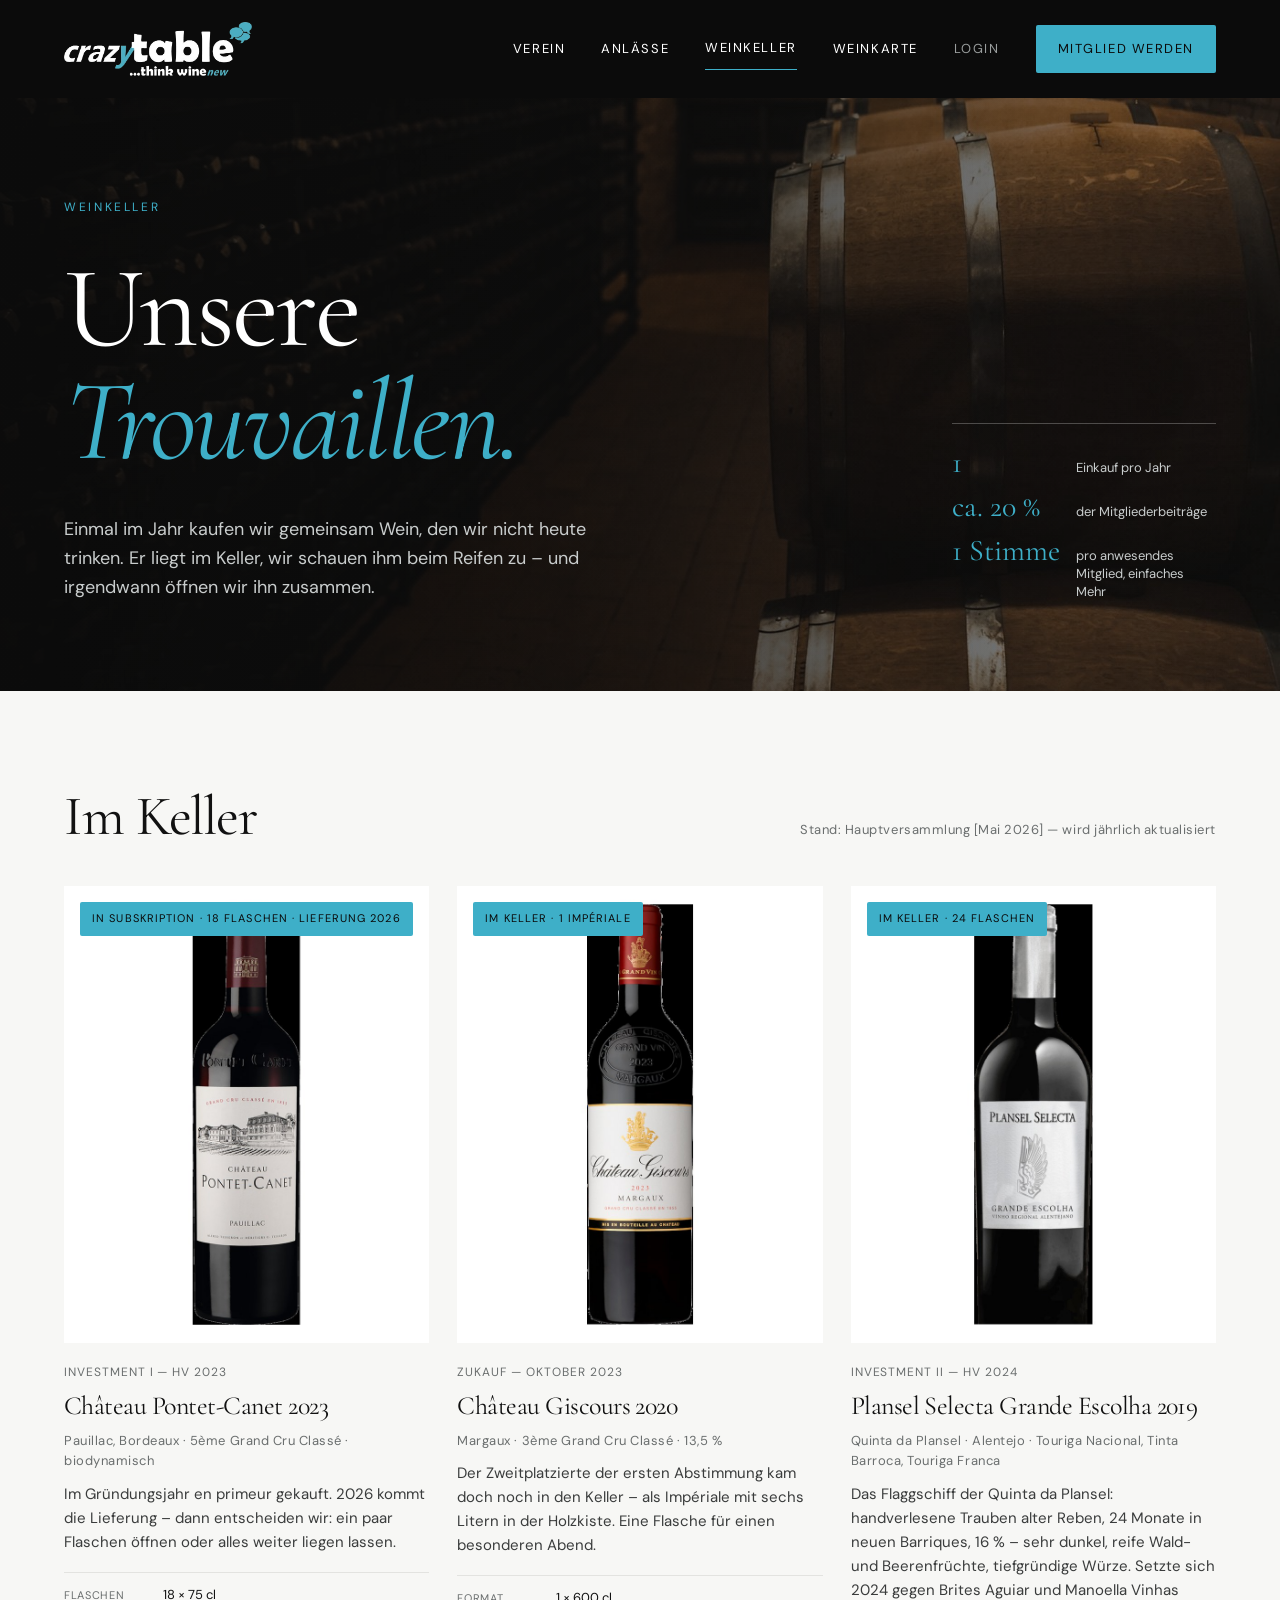
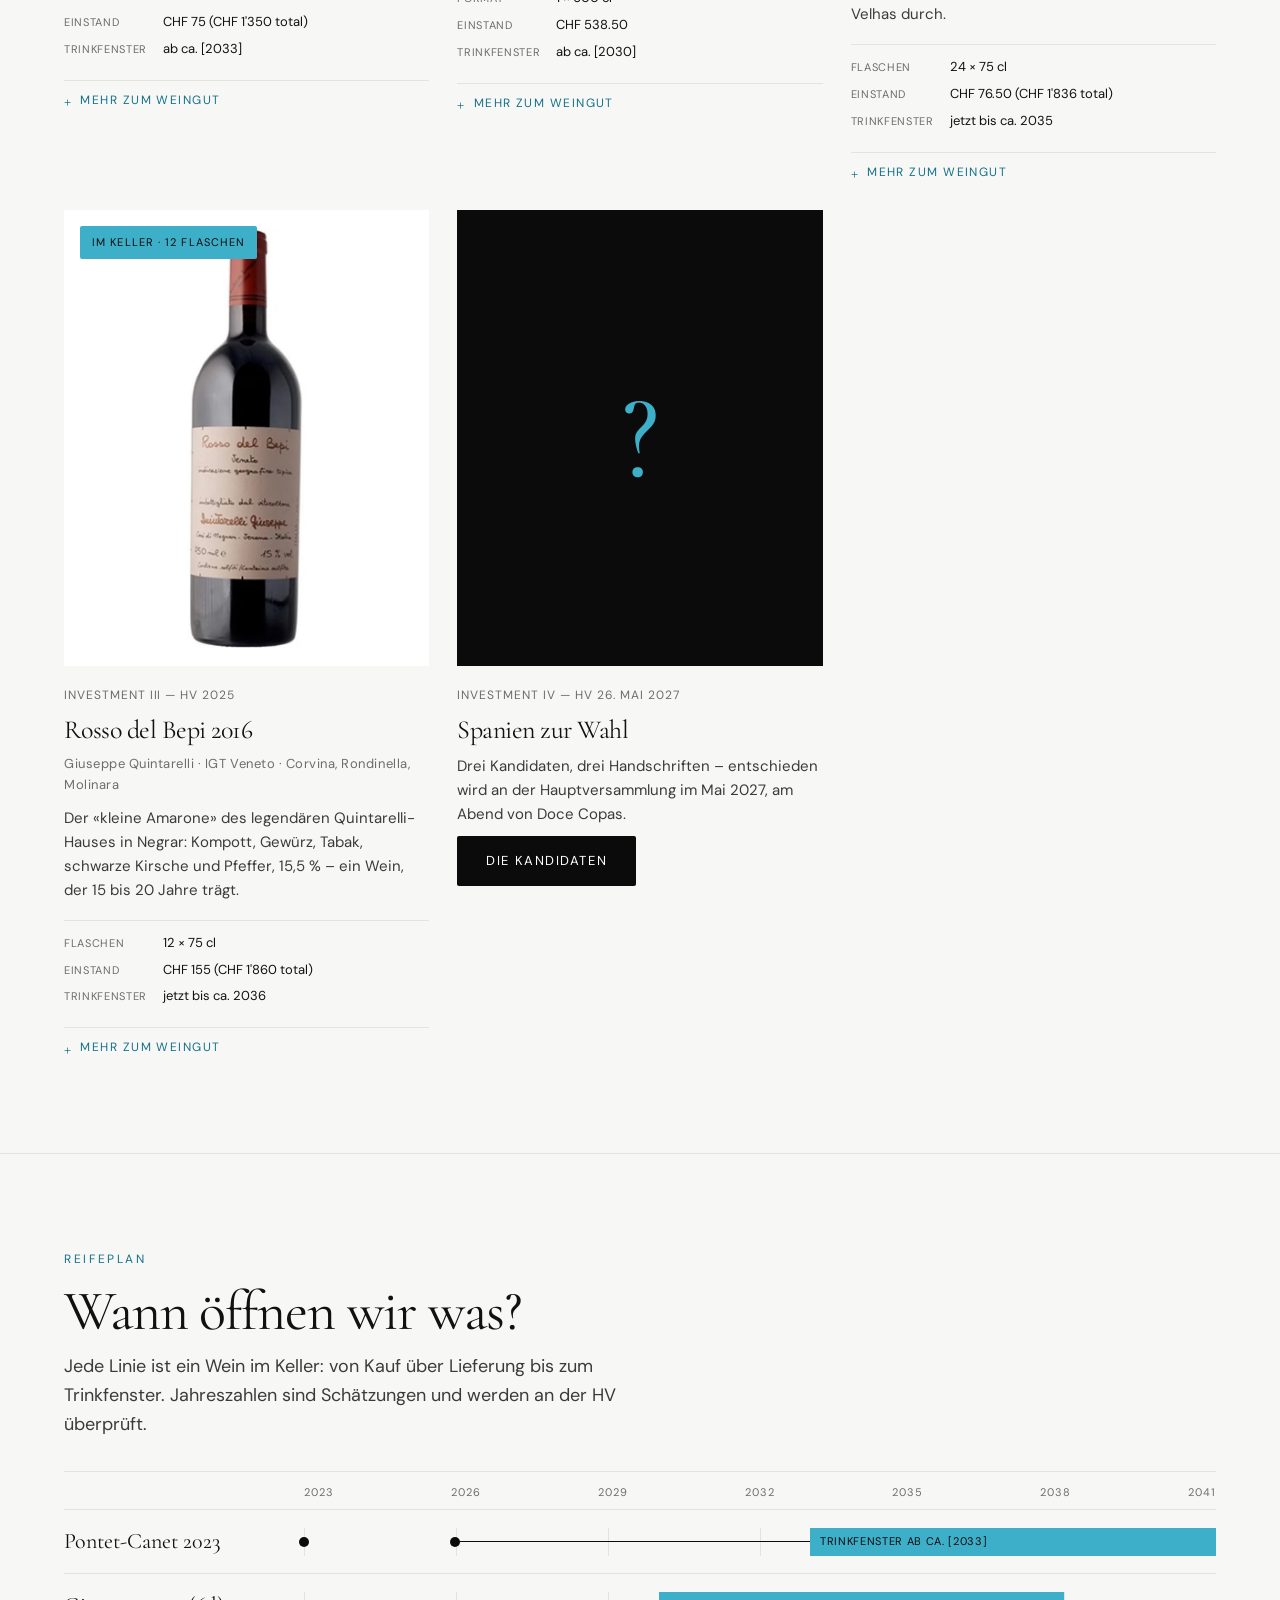
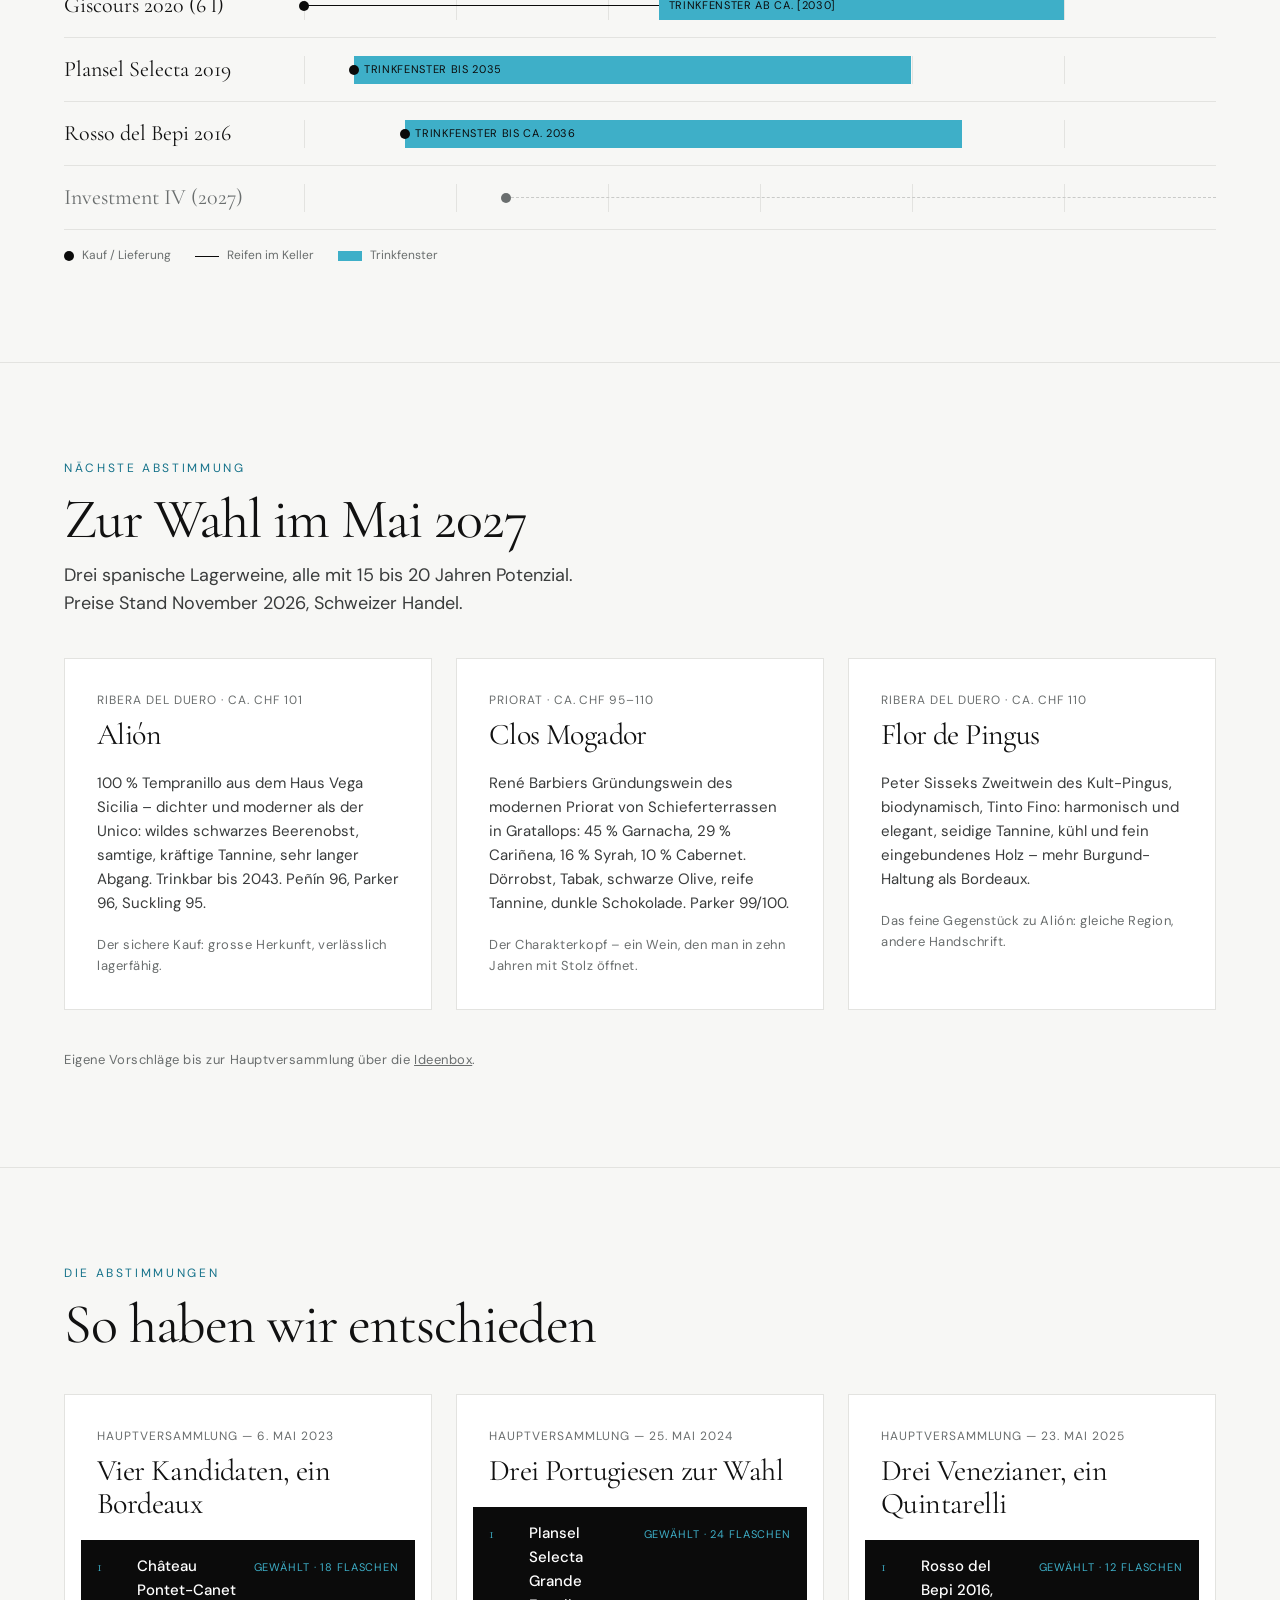
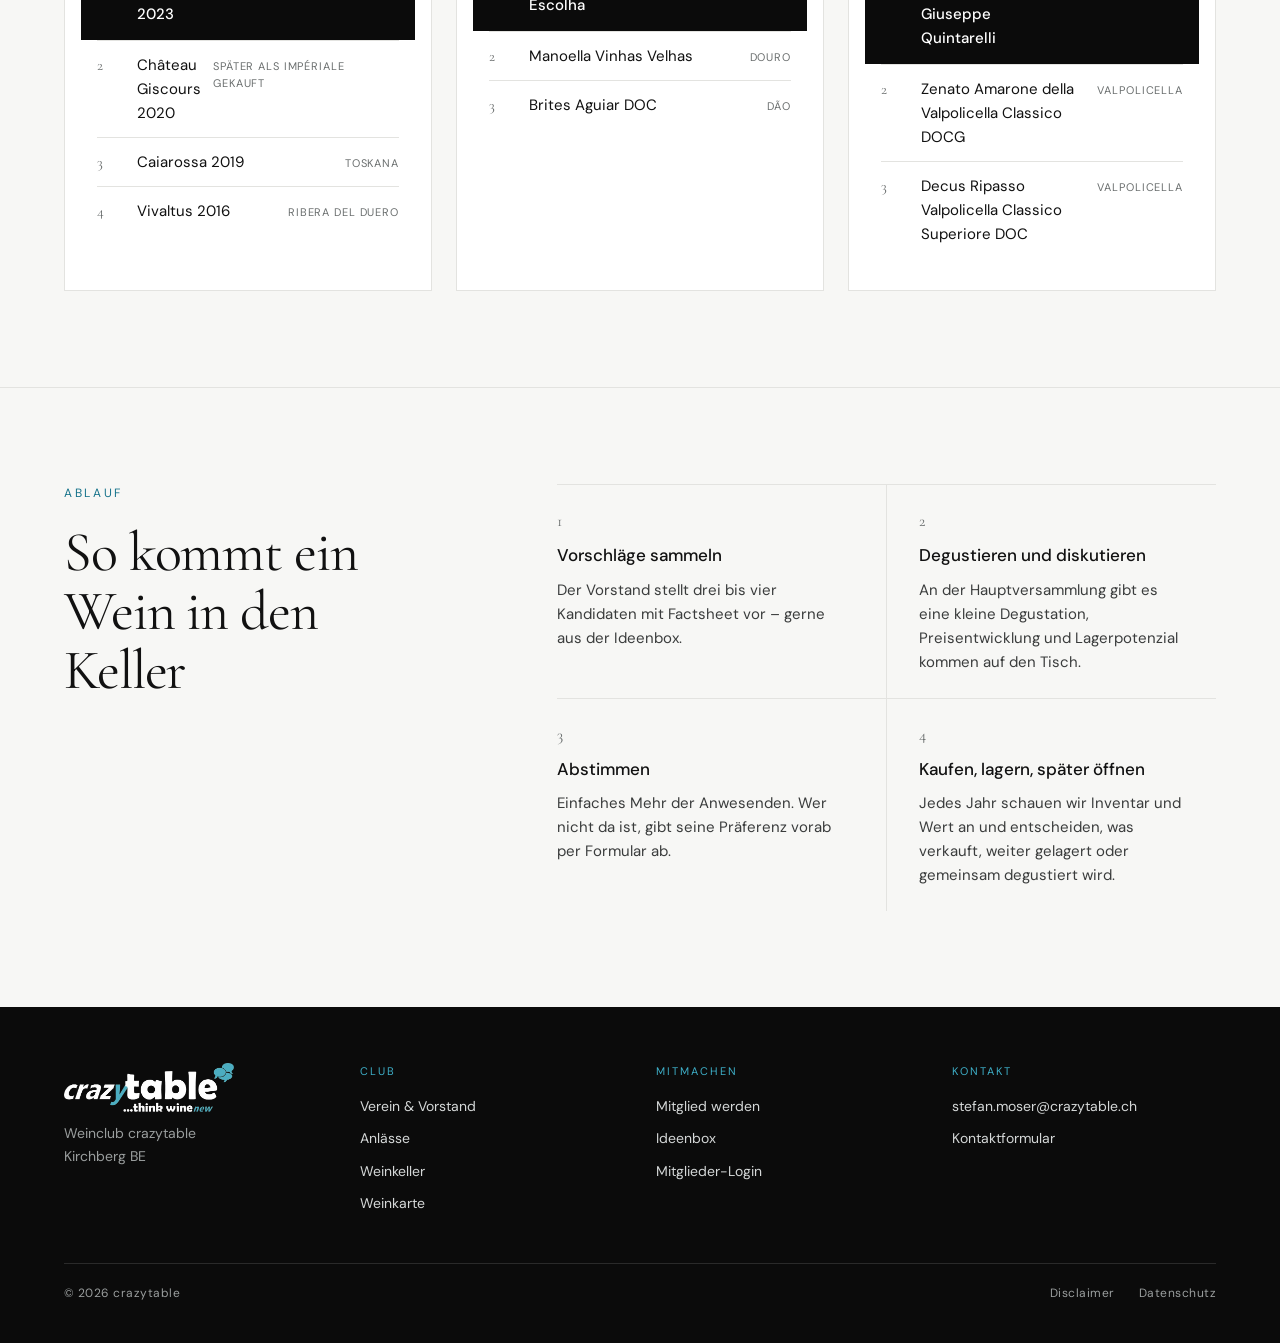
<file: weinkeller.html>
<!doctype html>
<html lang="de">
<head>
<meta charset="utf-8">
<meta name="viewport" content="width=device-width,initial-scale=1">
<title>Weinkeller – crazytable</title>
<meta name="description" content="Der gemeinsame Weinkeller des Weinclubs crazytable: Kellerregel, Bestand, Reifeplan und die Abstimmungen der Hauptversammlung.">
<meta property="og:title" content="Weinkeller – crazytable">
<meta property="og:description" content="Der gemeinsame Weinkeller des Weinclubs crazytable: Kellerregel, Bestand, Reifeplan und die Abstimmungen der Hauptversammlung.">
<meta property="og:type" content="website">
<link rel="icon" href="/img/favicon.svg" type="image/svg+xml">
<link rel="preconnect" href="https://fonts.googleapis.com"><link rel="preconnect" href="https://fonts.gstatic.com" crossorigin><link href="https://fonts.googleapis.com/css2?family=Cormorant+Garamond:ital,wght@0,400;0,500;1,400&family=DM+Sans:wght@400;500&display=swap" rel="stylesheet">
<link rel="stylesheet" href="/css/style.css?v=4a36a84e">
<script src="/js/main.js" defer></script>
</head>
<body>
<div class="site-header-bar"><header class="site-header">
  <a class="logo" href="/" aria-label="crazytable – Startseite"><img src="/img/logo-wordmark.png" alt="crazytable"></a>
  <button class="nav-toggle" aria-label="Menü öffnen" aria-expanded="false" onclick="var n=document.getElementById('nav');n.classList.toggle('is-open');this.setAttribute('aria-expanded',n.classList.contains('is-open'))"><span></span><span></span><span></span></button>
  <nav class="nav" id="nav" aria-label="Hauptnavigation">
    <a href="/verein">Verein</a>
    <a href="/anlaesse">Anlässe</a>
    <a href="/weinkeller" class="is-active">Weinkeller</a>
    <a href="/weinkarte">Weinkarte</a>
    <a href="https://app.crazytable.ch" class="nav-muted">Login</a>
    <a href="/mitglied-werden" class="nav-cta">Mitglied werden</a>
  </nav>
</header></div>
<main>

<section class="band-green cellar-hero" style="background:linear-gradient(90deg,rgba(11,11,11,.92) 0%,rgba(11,11,11,.75) 50%,rgba(11,11,11,.45) 100%),url(/img/keller-bg.jpg) center/cover no-repeat">
  <div class="wrap grid-12" style="padding:0;align-items:end">
    <div class="c1-8 stack stack-lg">
      <p class="overline">Weinkeller</p>
      <h1 style="font-size:clamp(56px,9vw,120px)">Unsere <em>Trouvaillen.</em></h1>
      <p class="lead" style="max-width:560px">Einmal im Jahr kaufen wir gemeinsam Wein, den wir nicht heute trinken. Er liegt im Keller, wir schauen ihm beim Reifen zu – und irgendwann öffnen wir ihn zusammen.</p>
    </div>
    <div class="c10-3 cellar-rule">
      <span class="k">1</span><span class="v">Einkauf pro Jahr</span>
      <span class="k">ca. 20 %</span><span class="v">der Mitgliederbeiträge</span>
      <span class="k">1 Stimme</span><span class="v">pro anwesendes Mitglied, einfaches Mehr</span>
    </div>
  </div>
</section>

<div class="wrap" style="padding:0">

<section class="section stack" style="gap:40px">
  <div class="between reveal"><h2>Im Keller</h2><span class="small">Stand: Hauptversammlung [Mai 2026] — wird jährlich aktualisiert</span></div>
  <div class="bottles">
    <article class="bottle">
      <div class="bottle-img"><div class="ph ratio-45" style="padding:0;overflow:hidden"><img class="img-cover" src="/img/pontet-canet.jpg" alt="Château Pontet-Canet, Pauillac" loading="lazy"></div><span class="status status-ok">In Subskription · 18 Flaschen · Lieferung 2026</span></div>
      <div class="bottle-body">
        <span class="meta">Investment I — HV 2023</span>
        <h3>Château Pontet-Canet 2023</h3>
        <span class="small">Pauillac, Bordeaux · 5ème Grand Cru Classé · biodynamisch</span>
        <p>Im Gründungsjahr en primeur gekauft. 2026 kommt die Lieferung – dann entscheiden wir: ein paar Flaschen öffnen oder alles weiter liegen lassen.</p>
        <dl class="facts"><dt>Flaschen</dt><dd>18 × 75 cl</dd><dt>Einstand</dt><dd>CHF 75 (CHF 1'350 total)</dd><dt>Trinkfenster</dt><dd>ab ca. [2033]</dd></dl>
        <details class="more"><summary>Mehr zum Weingut</summary><p>Pontet-Canet gehört seit 1975 der Familie Tesseron; Alfred Tesseron führt das Gut seit 1994. 81 Hektar in Pauillac, rund 62 % Cabernet Sauvignon und 32 % Merlot. Seit 2004 wird biodynamisch gearbeitet – als erstes grosses Bordeaux-Gut mit Bio-Zertifikat (2010) und seit Jahrgang 2014 Demeter. Ein Teil der Reben wird mit Pferden gepflügt, ein Teil des Weins reift in Amphoren aus dem eigenen Boden. Im Glas: ein Fünfter Cru, der regelmässig mit den Zweiten gemessen wird.</p></details>
      </div>
    </article>
    <article class="bottle">
      <div class="bottle-img"><div class="ph ratio-45" style="padding:0;overflow:hidden"><img class="img-cover" src="/img/giscours.jpg" alt="Château Giscours, Margaux" loading="lazy"></div><span class="status status-ok">Im Keller · 1 Impériale</span></div>
      <div class="bottle-body">
        <span class="meta">Zukauf — Oktober 2023</span>
        <h3>Château Giscours 2020</h3>
        <span class="small">Margaux · 3ème Grand Cru Classé · 13,5 %</span>
        <p>Der Zweitplatzierte der ersten Abstimmung kam doch noch in den Keller – als Impériale mit sechs Litern in der Holzkiste. Eine Flasche für einen besonderen Abend.</p>
        <dl class="facts"><dt>Format</dt><dd>1 × 600 cl</dd><dt>Einstand</dt><dd>CHF 538.50</dd><dt>Trinkfenster</dt><dd>ab ca. [2030]</dd></dl>
        <details class="more"><summary>Mehr zum Weingut</summary><p>Giscours ist eines der ältesten Güter des Médoc – erstmals 1330 erwähnt, Wein seit 1552, Dritter Cru der Klassifikation von 1855. 102 Hektar in Margaux, rund 65 % Cabernet Sauvignon und 30 % Merlot, mit alten Reben, teils von 1926. Seit 1995 gehört es der niederländischen Familie Albada Jelgersma, die nach langem Rechtsstreit seit Ende 2023 Alleineigentümerin ist. Die Impériale mit sechs Litern reift langsamer als die Normalflasche – gut für einen Wein, der auf einen besonderen Abend wartet.</p></details>
      </div>
    </article>
    <article class="bottle">
      <div class="bottle-img"><div class="ph ratio-45" style="padding:0;overflow:hidden"><img class="img-cover" src="/img/plansel.jpg" alt="Plansel Selecta Grande Escolha 2019" loading="lazy"></div><span class="status status-ok">Im Keller · 24 Flaschen</span></div>
      <div class="bottle-body">
        <span class="meta">Investment II — HV 2024</span>
        <h3>Plansel Selecta Grande Escolha 2019</h3>
        <span class="small">Quinta da Plansel · Alentejo · Touriga Nacional, Tinta Barroca, Touriga Franca</span>
        <p>Das Flaggschiff der Quinta da Plansel: handverlesene Trauben alter Reben, 24 Monate in neuen Barriques, 16 % – sehr dunkel, reife Wald- und Beerenfrüchte, tiefgründige Würze. Setzte sich 2024 gegen Brites Aguiar und Manoella Vinhas Velhas durch.</p>
        <dl class="facts"><dt>Flaschen</dt><dd>24 × 75 cl</dd><dt>Einstand</dt><dd>CHF 76.50 (CHF 1'836 total)</dd><dt>Trinkfenster</dt><dd>jetzt bis ca. 2035</dd></dl>
        <details class="more"><summary>Mehr zum Weingut</summary><p>Hinter der Quinta da Plansel in Montemor-o-Novo, rund 100 km östlich von Lissabon, steht eine deutsch-portugiesische Familiengeschichte: Jorge Böhm aus der Pfalz kam über ein Schiffsunglück vor der portugiesischen Küste zum Wein, kaufte 1975 die Quinta de São Jorge und erforschte die einheimischen Rebsorten. Seine Tochter Dorina Lindemann gründete 1997 das Weingut und setzte als eine der Ersten im Süden auf reinsortige Touriga Nacional. Rund 65 Hektar, vor allem Rotwein; der Grande Escolha ist das Flaggschiff aus den besten Parzellen alter Reben.</p></details>
      </div>
    </article>
    <article class="bottle">
      <div class="bottle-img"><div class="ph ratio-45" style="padding:0;overflow:hidden"><img class="img-cover" src="/img/quintarelli.jpg" alt="Rosso del Bepi 2016, Giuseppe Quintarelli" loading="lazy"></div><span class="status status-ok">Im Keller · 12 Flaschen</span></div>
      <div class="bottle-body">
        <span class="meta">Investment III — HV 2025</span>
        <h3>Rosso del Bepi 2016</h3>
        <span class="small">Giuseppe Quintarelli · IGT Veneto · Corvina, Rondinella, Molinara</span>
        <p>Der «kleine Amarone» des legendären Quintarelli-Hauses in Negrar: Kompott, Gewürz, Tabak, schwarze Kirsche und Pfeffer, 15,5 % – ein Wein, der 15 bis 20 Jahre trägt.</p>
        <dl class="facts"><dt>Flaschen</dt><dd>12 × 75 cl</dd><dt>Einstand</dt><dd>CHF 155 (CHF 1'860 total)</dd><dt>Trinkfenster</dt><dd>jetzt bis ca. 2036</dd></dl>
        <details class="more"><summary>Mehr zum Weingut</summary><p>Giuseppe «Bepi» Quintarelli (1927–2012) machte das 1924 von seinem Vater gegründete Gut in Negrar zur Legende des Valpolicella: handgeschriebene Etiketten, Amarone mit mindestens sieben Jahren im grossen Holz, Riserva zehn – und in Jahren, die ihm nicht genügten, gab es schlicht keinen Amarone. Genau dann entsteht der Rosso del Bepi: dieselben getrockneten Trauben, dieselbe Zeit im Fass, nur ohne die Bezeichnung. Heute führen Tochter Fiorenza, ihr Mann Giampaolo Grigoli und die Enkel Francesco und Lorenzo das Haus.</p></details>
      </div>
    </article>
    <article class="bottle bottle-next">
      <div class="bottle-img"><div class="ph ratio-45" style="background:var(--black);align-items:center;justify-content:center"><span style="font-family:var(--serif);font-size:120px;color:var(--cyan);letter-spacing:0">?</span></div></div>
      <div class="bottle-body">
        <span class="meta">Investment IV — HV 26. Mai 2027</span>
        <h3>Spanien zur Wahl</h3>
        <p>Drei Kandidaten, drei Handschriften – entschieden wird an der Hauptversammlung im Mai 2027, am Abend von Doce Copas.</p>
        <a class="btn btn-primary" href="#wahl-2027" style="align-self:flex-start">Die Kandidaten</a>
      </div>
    </article>
  </div>
</section>

<section class="section stack" style="gap:32px">
  <div class="stack" style="gap:12px"><p class="overline">Reifeplan</p><h2>Wann öffnen wir was?</h2><p class="lead">Jede Linie ist ein Wein im Keller: von Kauf über Lieferung bis zum Trinkfenster. Jahreszahlen sind Schätzungen und werden an der HV überprüft.</p></div>
  <div class="timeline" role="img" aria-label="Zeitstrahl 2023 bis 2040 mit Kauf, Lieferung und Trinkfenster je Wein">
    <div class="tl-years"><span>2023</span><span>2026</span><span>2029</span><span>2032</span><span>2035</span><span>2038</span><span>2041</span></div>
    <div class="tl-row">
      <span class="tl-label">Pontet-Canet 2023</span>
      <div class="tl-track"><span class="tl-dot" style="left:0%" title="Kauf 2023"></span><span class="tl-dot" style="left:16.6%" title="Lieferung 2026"></span><span class="tl-wait" style="left:16.6%;width:38.9%"></span><span class="tl-bar" style="left:55.5%;width:44.5%">Trinkfenster ab ca. [2033]</span></div>
    </div>
    <div class="tl-row">
      <span class="tl-label">Giscours 2020 (6 l)</span>
      <div class="tl-track"><span class="tl-dot" style="left:0%" title="Kauf 2023"></span><span class="tl-wait" style="left:0%;width:38.9%"></span><span class="tl-bar" style="left:38.9%;width:44.4%">Trinkfenster ab ca. [2030]</span></div>
    </div>
    <div class="tl-row">
      <span class="tl-label">Plansel Selecta 2019</span>
      <div class="tl-track"><span class="tl-dot" style="left:5.5%" title="Kauf 2024"></span><span class="tl-bar" style="left:5.5%;width:61.1%">Trinkfenster bis 2035</span></div>
    </div>
    <div class="tl-row">
      <span class="tl-label">Rosso del Bepi 2016</span>
      <div class="tl-track"><span class="tl-dot" style="left:11.1%" title="Kauf 2025"></span><span class="tl-bar" style="left:11.1%;width:61.1%">Trinkfenster bis ca. 2036</span></div>
    </div>
    <div class="tl-row tl-ghost">
      <span class="tl-label">Investment IV (2027)</span>
      <div class="tl-track"><span class="tl-dot" style="left:22.2%" title="Entscheid Mai 2027"></span><span class="tl-wait" style="left:22.2%;width:77.8%"></span></div>
    </div>
    <div class="tl-legend"><span><i class="lg-dot"></i>Kauf / Lieferung</span><span><i class="lg-wait"></i>Reifen im Keller</span><span><i class="lg-bar"></i>Trinkfenster</span></div>
  </div>
</section>

<section class="section stack" style="gap:40px">
  <div class="stack" style="gap:12px" id="wahl-2027"><p class="overline">Nächste Abstimmung</p><h2>Zur Wahl im Mai 2027</h2><p class="lead">Drei spanische Lagerweine, alle mit 15 bis 20 Jahren Potenzial. Preise Stand November 2026, Schweizer Handel.</p></div>
  <div class="votes">
    <article class="vote">
      <div class="vote-head"><span class="meta">Ribera del Duero · ca. CHF 101</span><h3>Alión</h3></div>
      <p style="font-size:15px;color:var(--text)">100 % Tempranillo aus dem Haus Vega Sicilia – dichter und moderner als der Unico: wildes schwarzes Beerenobst, samtige, kräftige Tannine, sehr langer Abgang. Trinkbar bis 2043. Peñín 96, Parker 96, Suckling 95.</p>
      <p class="small">Der sichere Kauf: grosse Herkunft, verlässlich lagerfähig.</p>
    </article>
    <article class="vote">
      <div class="vote-head"><span class="meta">Priorat · ca. CHF 95–110</span><h3>Clos Mogador</h3></div>
      <p style="font-size:15px;color:var(--text)">René Barbiers Gründungswein des modernen Priorat von Schieferterrassen in Gratallops: 45 % Garnacha, 29 % Cariñena, 16 % Syrah, 10 % Cabernet. Dörrobst, Tabak, schwarze Olive, reife Tannine, dunkle Schokolade. Parker 99/100.</p>
      <p class="small">Der Charakterkopf – ein Wein, den man in zehn Jahren mit Stolz öffnet.</p>
    </article>
    <article class="vote">
      <div class="vote-head"><span class="meta">Ribera del Duero · ca. CHF 110</span><h3>Flor de Pingus</h3></div>
      <p style="font-size:15px;color:var(--text)">Peter Sisseks Zweitwein des Kult-Pingus, biodynamisch, Tinto Fino: harmonisch und elegant, seidige Tannine, kühl und fein eingebundenes Holz – mehr Burgund-Haltung als Bordeaux.</p>
      <p class="small">Das feine Gegenstück zu Alión: gleiche Region, andere Handschrift.</p>
    </article>
  </div>
  <p class="small">Eigene Vorschläge bis zur Hauptversammlung über die <a href="/verein#ideenbox" style="text-decoration:underline">Ideenbox</a>.</p>
</section>

<section class="section stack" style="gap:40px">
  <div class="stack" style="gap:12px"><p class="overline">Die Abstimmungen</p><h2>So haben wir entschieden</h2></div>
  <div class="votes">
    <article class="vote">
      <div class="vote-head"><span class="meta">Hauptversammlung — 6. Mai 2023</span><h3>Vier Kandidaten, ein Bordeaux</h3></div>
      <ol class="candidates">
        <li class="winner"><span class="n">1</span><span class="name">Château Pontet-Canet 2023</span><span class="tag">Gewählt · 18 Flaschen</span></li>
        <li><span class="n">2</span><span class="name">Château Giscours 2020</span><span class="tag">Später als Impériale gekauft</span></li>
        <li><span class="n">3</span><span class="name">Caiarossa 2019</span><span class="tag">Toskana</span></li>
        <li><span class="n">4</span><span class="name">Vivaltus 2016</span><span class="tag">Ribera del Duero</span></li>
      </ol>
    </article>
    <article class="vote">
      <div class="vote-head"><span class="meta">Hauptversammlung — 25. Mai 2024</span><h3>Drei Portugiesen zur Wahl</h3></div>
      <ol class="candidates">
        <li class="winner"><span class="n">1</span><span class="name">Plansel Selecta Grande Escolha</span><span class="tag">Gewählt · 24 Flaschen</span></li>
        <li><span class="n">2</span><span class="name">Manoella Vinhas Velhas</span><span class="tag">Douro</span></li>
        <li><span class="n">3</span><span class="name">Brites Aguiar DOC</span><span class="tag">Dão</span></li>
      </ol>
    </article>
    <article class="vote">
      <div class="vote-head"><span class="meta">Hauptversammlung — 23. Mai 2025</span><h3>Drei Venezianer, ein Quintarelli</h3></div>
      <ol class="candidates">
        <li class="winner"><span class="n">1</span><span class="name">Rosso del Bepi 2016, Giuseppe Quintarelli</span><span class="tag">Gewählt · 12 Flaschen</span></li>
        <li><span class="n">2</span><span class="name">Zenato Amarone della Valpolicella Classico DOCG</span><span class="tag">Valpolicella</span></li>
        <li><span class="n">3</span><span class="name">Decus Ripasso Valpolicella Classico Superiore DOC</span><span class="tag">Valpolicella</span></li>
      </ol>
    </article>
  </div>
</section>

<section class="section grid-12" style="border-bottom:0">
  <div class="c1-4 stack"><p class="overline">Ablauf</p><h2>So kommt ein Wein in den Keller</h2></div>
  <ol class="steps c6-7">
    <li><span class="n">1</span><strong>Vorschläge sammeln</strong><span class="t">Der Vorstand stellt drei bis vier Kandidaten mit Factsheet vor – gerne aus der Ideenbox.</span></li>
    <li><span class="n">2</span><strong>Degustieren und diskutieren</strong><span class="t">An der Hauptversammlung gibt es eine kleine Degustation, Preisentwicklung und Lagerpotenzial kommen auf den Tisch.</span></li>
    <li><span class="n">3</span><strong>Abstimmen</strong><span class="t">Einfaches Mehr der Anwesenden. Wer nicht da ist, gibt seine Präferenz vorab per Formular ab.</span></li>
    <li><span class="n">4</span><strong>Kaufen, lagern, später öffnen</strong><span class="t">Jedes Jahr schauen wir Inventar und Wert an und entscheiden, was verkauft, weiter gelagert oder gemeinsam degustiert wird.</span></li>
  </ol>
</section>
</div>
</main>
<div class="site-footer-bar"><footer class="site-footer">
  <div class="footer-grid">
    <div>
      <img src="/img/logo-wordmark.png" alt="crazytable" style="width:170px;height:auto">
      <span style="color:#9A9E9E;line-height:1.6">Weinclub crazytable<br>Kirchberg BE</span>
    </div>
    <div><span class="h">Club</span><a href="/verein">Verein &amp; Vorstand</a><a href="/anlaesse">Anlässe</a><a href="/weinkeller">Weinkeller</a><a href="/weinkarte">Weinkarte</a></div>
    <div><span class="h">Mitmachen</span><a href="/mitglied-werden">Mitglied werden</a><a href="/verein#ideenbox">Ideenbox</a><a href="https://app.crazytable.ch">Mitglieder-Login</a></div>
    <div><span class="h">Kontakt</span><a href="mailto:stefan.moser@crazytable.ch">stefan.moser@crazytable.ch</a><a href="/mitglied-werden#kontakt">Kontaktformular</a></div>
  </div>
  <div class="footer-bottom">
    <span>© 2026 crazytable</span>
    <div><a href="/disclaimer">Disclaimer</a><a href="/datenschutz">Datenschutz</a></div>
  </div>
</footer></div>
</body>
</html>
</file>
<file: css/style.css>
/* crazytable.ch – Stylesheet */
:root{
  --bg:#F7F7F5; --white:#FFFFFF; --ink:#111111; --text:#3A3C3C; --muted:#6A6E6E;
  --black:#0B0B0B; --green:#15728A; --cyan:#3EAFC8; --green-soft:#A9D6E2; --line:#E3E3E0; --line-strong:#C9CAC8; --ph:#E8E8E6;
  --serif:'Cormorant Garamond',Georgia,'Times New Roman',serif;
  --sans:'DM Sans',system-ui,-apple-system,'Segoe UI',sans-serif;
  --pad:64px;
}
*{box-sizing:border-box}
html{scroll-behavior:smooth}
body{margin:0;background:var(--bg);color:var(--ink);font-family:var(--sans);font-size:16px;line-height:1.6;-webkit-font-smoothing:antialiased}
a{color:inherit;text-decoration:none}
a:hover{color:var(--green)}
img{display:block;max-width:100%}
h1,h2,h3{font-family:var(--serif);font-weight:400;margin:0;letter-spacing:-0.02em;line-height:1.05}
h1{font-size:clamp(48px,8vw,104px);line-height:.98;letter-spacing:-0.025em}
h2{font-size:clamp(36px,4.5vw,56px)}
h3{font-size:30px;line-height:1.1}
p{margin:0}
.wrap{max-width:1280px;margin:0 auto;padding-left:var(--pad);padding-right:var(--pad)}
.overline{font-size:12px;letter-spacing:.22em;text-transform:uppercase;color:var(--green)}
.meta{font-size:12px;letter-spacing:.08em;text-transform:uppercase;color:var(--muted)}
.lead{font-size:18px;line-height:1.6;color:var(--text);max-width:560px}
.small{font-size:13px;color:var(--muted);letter-spacing:.04em}
em.accent{font-style:italic;color:var(--green)}

/* Buttons */
.btn{display:inline-flex;align-items:center;justify-content:center;min-height:50px;padding:0 28px;border-radius:2px;font-size:13px;letter-spacing:.12em;text-transform:uppercase;border:1px solid transparent;cursor:pointer;font-family:var(--sans);transition:background .15s,color .15s,border-color .15s}
.btn-primary{background:var(--black);color:#fff}
.btn-primary:hover{background:var(--green);color:#fff}
.btn-dark{background:var(--ink);color:var(--bg)}
.btn-dark:hover{background:var(--green);color:var(--bg)}
.btn-outline{border-color:var(--ink);color:var(--ink);background:transparent}
.btn-outline:hover{border-color:var(--green);color:var(--green)}
.btn-ghost{border-color:var(--line-strong);color:var(--ink);background:transparent}
.btn-ghost:hover{border-color:var(--ink)}
.btn-light{background:var(--cyan);color:var(--black)}
.btn-light:hover{background:#fff;color:var(--black)}
.btn-block{width:100%}
.link-u{font-size:13px;letter-spacing:.12em;text-transform:uppercase;border-bottom:1px solid var(--ink);padding-bottom:4px}
.link-u:hover{border-color:var(--green)}
.arrow{font-size:13px;color:var(--muted);letter-spacing:.04em}

/* Header */
.site-header-bar{background:var(--black);color:#fff}
.site-header{padding:22px var(--pad);display:flex;flex-wrap:wrap;align-items:center;justify-content:space-between;gap:16px;max-width:1280px;margin:0 auto}
.logo img{height:54px;width:auto;display:block}
.brand{font-family:var(--serif);font-size:28px;letter-spacing:-0.01em}
.brand i{font-style:italic;font-weight:400}.brand b{font-weight:500}
.nav{display:flex;flex-wrap:wrap;gap:36px;align-items:center;font-size:13px;letter-spacing:.12em;text-transform:uppercase}
.nav a{padding:10px 0;color:#fff}
.nav a:hover{color:var(--cyan)}
.nav a.is-active{border-bottom:1px solid var(--cyan)}
.nav a.nav-muted{color:#9A9E9E}
.nav a.nav-cta{color:var(--black);background:var(--cyan);padding:14px 22px;border-radius:2px}
.nav a.nav-cta:hover{background:#fff;color:var(--black)}
.nav-toggle{display:none;background:none;border:0;width:44px;height:44px;cursor:pointer;flex-direction:column;justify-content:center;align-items:center;gap:5px}
.nav-toggle span{width:22px;height:1.5px;background:#fff}

/* Sections */
.section{padding:96px var(--pad);border-bottom:1px solid var(--line)}
.section-tight{padding-top:72px;padding-bottom:72px}
.grid-12{display:grid;grid-template-columns:repeat(12,minmax(0,1fr));column-gap:32px;row-gap:40px}
.c1-7{grid-column:1/span 7}.c1-4{grid-column:1/span 4}.c1-5{grid-column:1/span 5}.c1-3{grid-column:1/span 3}.c1-8{grid-column:1/span 8}
.c4-6{grid-column:4/span 6}.c6-7{grid-column:6/span 7}.c7-6{grid-column:7/span 6}.c8-5{grid-column:8/span 5}.c9-4{grid-column:9/span 4}.c10-3{grid-column:10/span 3}
.stack{display:flex;flex-direction:column;gap:20px}
.stack-lg{gap:36px}
.stack-sm{gap:10px}
.row{display:flex;flex-wrap:wrap;gap:12px}
.between{display:flex;flex-wrap:wrap;justify-content:space-between;align-items:baseline;gap:16px}

/* Hero */
.hero{padding:72px var(--pad) 96px;align-items:end}
.ph{background:var(--ph);display:flex;align-items:flex-end;padding:20px}
.ph span{font-size:11px;color:var(--muted);letter-spacing:.12em;text-transform:uppercase}
.ratio-45{aspect-ratio:4/5}.ratio-43{aspect-ratio:4/3}.ratio-11{aspect-ratio:1/1}.ratio-32{aspect-ratio:3/2}
.img-cover{width:100%;height:100%;object-fit:cover}

/* Stats */
.stats{display:grid;grid-template-columns:repeat(4,minmax(0,1fr));border-bottom:1px solid var(--line);max-width:1280px;margin:0 auto;padding:0 var(--pad)}
.stat{display:flex;flex-direction:column;gap:6px;padding:36px 32px;border-right:1px solid var(--line)}
.stat:first-child{padding-left:0}.stat:last-child{padding-right:0;border-right:0}
.stat b{font-family:var(--serif);font-weight:400;font-size:60px;line-height:1}
.stat span{font-size:14px;color:var(--muted);line-height:1.5}

/* Numbered rules list */
.rules{list-style:none;margin:0;padding:0}
.rules li{display:grid;grid-template-columns:repeat(12,minmax(0,1fr));column-gap:24px;padding:28px 0;border-top:1px solid var(--line)}
.rules li:last-child{border-bottom:1px solid var(--line)}
.rules .n{grid-column:1/span 1;font-family:var(--serif);font-size:18px;color:var(--muted);padding-top:6px}
.rules h3{grid-column:2/span 4}
.rules p{grid-column:6/span 7;font-size:15px;color:var(--text)}

/* Cards (image + title) */
.cards{display:grid;grid-template-columns:repeat(3,minmax(0,1fr));gap:32px}
.card{display:flex;flex-direction:column;gap:16px}
.card .ph{aspect-ratio:4/5;overflow:hidden;padding:0}
.card p{font-size:15px;color:var(--text)}
.card .links{display:flex;gap:18px;font-size:13px;letter-spacing:.04em}
.card-dashed{border:1px dashed var(--line-strong);padding:28px;justify-content:center}

/* Feature (big event) */
.feature{display:grid;grid-template-columns:repeat(12,minmax(0,1fr));column-gap:32px;row-gap:24px;border-top:1px solid var(--line);border-bottom:1px solid var(--line);padding:40px 0}
.feature .ph{grid-column:1/span 6;aspect-ratio:4/3;padding:0;overflow:hidden}
.feature .body{grid-column:7/span 6;display:flex;flex-direction:column;gap:16px;justify-content:center}

/* Chips / filters */
.chips{display:flex;gap:8px;flex-wrap:wrap}
.chip{font-size:12px;letter-spacing:.08em;text-transform:uppercase;padding:9px 14px;border:1px solid var(--line-strong);border-radius:2px;color:var(--text)}
.chip.is-active{background:var(--ink);color:var(--bg);border-color:var(--ink)}

/* Dark + green bands */
.band-green{background:var(--black);color:#fff;padding:120px var(--pad);border-bottom:0}
.band-green em{color:var(--cyan)}
.band-green .tag{font-family:var(--sans);font-weight:500;font-size:clamp(22px,2.6vw,30px);line-height:1.35;display:flex;flex-direction:column;gap:2px}
.band-green .tag em{font-style:italic;color:var(--cyan)}
.band-green .logo-big img{width:min(100%,420px);height:auto}
.band-green .lead{color:#C9CDCD}
.band-green .small{color:#9A9E9E}
.band-green h2{font-size:clamp(40px,6vw,72px);line-height:1}
.band-green .overline{color:var(--cyan)}

/* Agenda list */
.agenda{list-style:none;margin:0;padding:0;font-size:15px;color:var(--text)}
.agenda li{display:flex;gap:16px;padding:12px 0;border-bottom:1px solid var(--line)}
.agenda li:last-child{border-bottom:0}
.agenda .n{font-family:var(--serif);color:var(--muted);min-width:20px}

/* Conditions table */
.terms{display:flex;flex-direction:column;border-top:1px solid var(--line)}
.terms div{display:flex;justify-content:space-between;align-items:baseline;gap:16px;padding:16px 0;border-bottom:1px solid var(--line);font-size:15px;color:var(--text)}
.terms div b{font-family:var(--serif);font-weight:400;font-size:30px;color:var(--ink)}
.terms div strong{font-weight:500;color:var(--ink)}

/* People */
.people{display:grid;grid-template-columns:repeat(3,minmax(0,1fr));gap:32px}
.person{display:flex;flex-direction:column;gap:14px}
.person .ph{aspect-ratio:1/1;padding:0;overflow:hidden}
.person .role{font-size:12px;letter-spacing:.12em;text-transform:uppercase;color:var(--green)}
.person a{font-size:15px}

/* Steps */
.steps{list-style:none;margin:0;padding:0;display:grid;grid-template-columns:repeat(2,minmax(0,1fr));gap:0}
.steps li{padding:24px 24px 24px 0;border-top:1px solid var(--line);display:flex;flex-direction:column;gap:8px}
.steps li:nth-child(odd){padding-right:32px;border-right:1px solid var(--line)}
.steps li:nth-child(even){padding-left:32px}
.steps .n{font-family:var(--serif);color:var(--muted)}
.steps strong{font-weight:500;font-size:17px}
.steps span.t{font-size:15px;color:var(--text)}

/* Forms */
.form{display:flex;flex-direction:column;gap:16px}
.form-2{display:grid;grid-template-columns:repeat(2,minmax(0,1fr));gap:16px}
.field{display:flex;flex-direction:column;gap:6px}
.field label{font-size:12px;letter-spacing:.08em;text-transform:uppercase;color:var(--muted)}
.field input,.field textarea,.field select{min-height:48px;padding:0 14px;border:1px solid var(--line-strong);border-radius:2px;font-size:15px;font-family:var(--sans);background:var(--white);color:var(--ink);width:100%}
.field textarea{padding:12px 14px;resize:vertical}
.field input:focus,.field textarea:focus{outline:none;border-color:var(--green)}
.check{display:flex;gap:10px;align-items:flex-start;font-size:13px;line-height:1.5;color:var(--text)}
.check input{margin-top:4px;width:18px;height:18px}
.check a{text-decoration:underline}
.hidden{display:none}

/* Footer */
.site-footer-bar{background:var(--black);color:#D5D8D8}
.site-footer{padding:56px var(--pad) 40px;max-width:1280px;margin:0 auto;display:flex;flex-direction:column;gap:48px}
.site-footer a:hover{color:var(--cyan)}
.footer-grid{display:grid;grid-template-columns:repeat(4,minmax(0,1fr));gap:32px}
.footer-grid div{display:flex;flex-direction:column;gap:10px;font-size:14px}
.footer-grid .h{font-size:11px;letter-spacing:.18em;text-transform:uppercase;color:var(--cyan);padding-bottom:4px}
.footer-bottom{display:flex;flex-wrap:wrap;justify-content:space-between;gap:12px;font-size:12px;color:#9A9E9E;border-top:1px solid #2A2A2A;padding-top:20px;letter-spacing:.04em}
.footer-bottom div{display:flex;gap:24px}

/* Prose (reports, legal) */
.prose{max-width:720px;font-size:17px;line-height:1.7;color:var(--text)}
.prose h2{font-size:36px;margin:40px 0 16px;color:var(--ink)}
.prose h3{font-size:26px;margin:32px 0 10px;color:var(--ink)}
.prose p{margin:0 0 18px}
.prose ul{padding-left:20px;margin:0 0 18px}
.report{padding:72px 0;border-top:1px solid var(--line)}
.report:first-of-type{border-top:0}
.report .head{display:flex;flex-direction:column;gap:12px;margin-bottom:28px}

/* Responsive */
@media (max-width:980px){
  :root{--pad:40px}
  .grid-12{row-gap:28px}
  .c1-7,.c1-4,.c1-5,.c1-3,.c1-8,.c4-6,.c6-7,.c7-6,.c8-5,.c9-4,.c10-3{grid-column:1/-1}
  .stats{grid-template-columns:repeat(2,minmax(0,1fr))}
  .stat{padding:28px 24px}.stat:nth-child(2n){border-right:0}.stat:nth-child(-n+2){border-bottom:1px solid var(--line)}.stat:first-child{padding-left:0}.stat:nth-child(3){padding-left:0}
  .cards,.people{grid-template-columns:repeat(2,minmax(0,1fr))}
  .feature .ph,.feature .body{grid-column:1/-1}
  .rules li{display:flex;flex-direction:column;gap:8px}
}
@media (max-width:700px){
  :root{--pad:24px}
  .site-header{padding:20px var(--pad)}
  .nav-toggle{display:flex}
  .nav{display:none;width:100%;flex-direction:column;align-items:flex-start;gap:4px;padding-top:12px;border-top:1px solid #2A2A2A}
  .nav.is-open{display:flex}
  .nav a.nav-cta{margin-top:12px}
  .section{padding:64px var(--pad)}
  .hero{padding:48px var(--pad) 64px}
  h3{font-size:26px}
  .cards,.people{grid-template-columns:1fr}
  .steps{grid-template-columns:1fr}
  .steps li:nth-child(odd){border-right:0;padding-right:0}.steps li:nth-child(even){padding-left:0}
  .form-2{grid-template-columns:1fr}
  .footer-grid{grid-template-columns:1fr;gap:24px}
  .band-green{padding:80px var(--pad)}
  .btn{width:100%}
}

/* Weinkeller */
.cellar-hero{padding:100px var(--pad) 90px}
.cellar-rule{display:grid;grid-template-columns:auto 1fr;column-gap:16px;row-gap:14px;align-items:baseline;border-top:1px solid rgba(255,255,255,.25);padding-top:24px}
.cellar-rule .k{font-family:var(--serif);font-size:30px;color:var(--cyan);line-height:1;white-space:nowrap}
.cellar-rule .v{font-size:13px;color:#C9CDCD;line-height:1.4}
.bottles{display:grid;grid-template-columns:repeat(3,minmax(0,1fr));gap:28px}
.bottle h3{font-size:26px}
.bottle{display:flex;flex-direction:column;gap:20px}
.bottle-img{position:relative}
.bottle-img .ph{padding:0;overflow:hidden}
.status{position:absolute;left:16px;top:16px;font-size:11px;letter-spacing:.1em;text-transform:uppercase;padding:8px 12px;background:var(--black);color:#fff;border-radius:2px}
.status-ok{background:var(--cyan);color:var(--black)}
.status-open{background:#fff;color:var(--black);border:1px solid var(--line-strong)}
.bottle-body{display:flex;flex-direction:column;gap:10px}
.bottle-body p{font-size:15px;color:var(--text)}
.facts{display:grid;grid-template-columns:auto 1fr;column-gap:16px;row-gap:6px;margin:8px 0 0;padding-top:12px;border-top:1px solid var(--line);font-size:13px}
.facts dt{color:var(--muted);letter-spacing:.06em;text-transform:uppercase;font-size:11px;padding-top:2px}
.facts dd{margin:0;color:var(--ink)}
.timeline{display:flex;flex-direction:column;gap:0;border-top:1px solid var(--line)}
.tl-years{display:flex;justify-content:space-between;padding:12px 0 8px 240px;font-size:11px;letter-spacing:.1em;color:var(--muted)}
.tl-row{display:grid;grid-template-columns:240px 1fr;align-items:center;min-height:64px;border-top:1px solid var(--line)}
.tl-label{font-family:var(--serif);font-size:22px;padding-right:16px}
.tl-track{position:relative;height:28px;background-image:repeating-linear-gradient(to right,var(--line) 0 1px,transparent 1px 16.66%);}
.tl-dot{position:absolute;top:50%;width:10px;height:10px;margin:-5px 0 0 -5px;border-radius:50%;background:var(--black);z-index:2}
.tl-wait{position:absolute;top:50%;height:1px;margin-top:-.5px;background:var(--black)}
.tl-bar{position:absolute;top:0;height:28px;background:var(--cyan);color:var(--black);font-size:11px;letter-spacing:.06em;text-transform:uppercase;display:flex;align-items:center;padding:0 10px;white-space:nowrap;overflow:hidden}
.tl-ghost .tl-label{color:var(--muted)}
.tl-ghost .tl-dot{background:var(--muted)}.tl-ghost .tl-wait{background:var(--line-strong);border-top:1px dashed var(--line-strong);background:none}
.tl-legend{display:flex;flex-wrap:wrap;gap:24px;padding:16px 0 0;font-size:12px;color:var(--muted);border-top:1px solid var(--line)}
.tl-legend i{display:inline-block;vertical-align:middle;margin-right:8px}
.lg-dot{width:10px;height:10px;border-radius:50%;background:var(--black)}
.lg-wait{width:24px;height:1px;background:var(--black)}
.lg-bar{width:24px;height:10px;background:var(--cyan)}
.votes{display:grid;grid-template-columns:repeat(3,minmax(0,1fr));gap:24px}
.vote{display:flex;flex-direction:column;gap:20px;padding:32px;border:1px solid var(--line);background:var(--white)}
.vote-head{display:flex;flex-direction:column;gap:8px}
.candidates{list-style:none;margin:0;padding:0;display:flex;flex-direction:column}
.candidates li{display:grid;grid-template-columns:28px 1fr auto;gap:12px;align-items:baseline;padding:12px 0;border-top:1px solid var(--line);font-size:15px}
.candidates .n{font-family:var(--serif);color:var(--muted)}
.candidates .name{color:var(--ink)}
.candidates .tag{font-size:11px;letter-spacing:.08em;text-transform:uppercase;color:var(--muted)}
.candidates li.winner{background:var(--black);color:#fff;margin:0 -16px;padding:14px 16px;border-top:0}
.candidates li.winner .name{color:#fff;font-weight:500}
.candidates li.winner .tag{color:var(--cyan)}
.candidates li.winner .n{color:var(--cyan)}
@media (max-width:980px){.bottles{grid-template-columns:repeat(2,minmax(0,1fr))}.votes{grid-template-columns:1fr}.tl-row{grid-template-columns:150px 1fr}.tl-years{padding-left:150px}.tl-label{font-size:18px}}
@media (max-width:700px){.bottles{grid-template-columns:1fr}.tl-row{grid-template-columns:1fr;gap:6px;padding:12px 0}.tl-years{padding-left:0}.tl-label{font-size:20px}.cellar-rule{grid-template-columns:auto 1fr}}

/* Animationen */
.motion .reveal{opacity:0;transform:translateY(18px);transition:opacity .7s cubic-bezier(.2,.7,.2,1),transform .7s cubic-bezier(.2,.7,.2,1)}
.motion .reveal.is-in{opacity:1;transform:none}
.motion .hero > *{animation:rise .9s cubic-bezier(.2,.7,.2,1) both}
.motion .hero > :nth-child(2){animation-delay:.15s}
.motion .cellar-hero .stack > *,.motion .cellar-hero .cellar-rule{animation:rise .9s cubic-bezier(.2,.7,.2,1) both}
.motion .cellar-hero .stack > :nth-child(2){animation-delay:.1s}.motion .cellar-hero .stack > :nth-child(3){animation-delay:.2s}.motion .cellar-hero .cellar-rule{animation-delay:.35s}
@keyframes rise{from{opacity:0;transform:translateY(24px)}to{opacity:1;transform:none}}
.motion .card .ph,.motion .bottle-img .ph,.motion .person .ph,.motion .feature .ph{overflow:hidden}
.motion .card img,.motion .bottle-img img,.motion .person img,.motion .feature img{transition:transform 1.2s cubic-bezier(.2,.7,.2,1)}
.motion .card:hover img,.motion .bottle:hover img,.motion .person:hover img,.motion .feature:hover img{transform:scale(1.04)}
.motion .tl-bar,.motion .tl-wait{transform-origin:left center;transform:scaleX(0);transition:transform 1.1s cubic-bezier(.2,.7,.2,1) .25s}
.motion .tl-row.is-in .tl-bar,.motion .tl-row.is-in .tl-wait{transform:scaleX(1)}
.motion .tl-bar{color:transparent;transition:transform 1.1s cubic-bezier(.2,.7,.2,1) .25s,color .4s 1.1s}
.motion .tl-row.is-in .tl-bar{color:var(--black)}
.motion .link-u,.motion .arrow{transition:color .2s,border-color .2s}
.motion .nav a:not(.nav-cta){position:relative}
.motion .nav a:not(.nav-cta)::after{content:"";position:absolute;left:0;right:0;bottom:4px;height:1px;background:var(--cyan);transform:scaleX(0);transform-origin:left;transition:transform .3s}
.motion .nav a:not(.nav-cta):hover::after{transform:scaleX(1)}
.motion .btn{transition:background .2s,color .2s,border-color .2s,transform .2s}
.motion .btn:hover{transform:translateY(-1px)}
.motion .hero .ph img{animation:zoomout 1.6s cubic-bezier(.2,.7,.2,1) both}
@keyframes zoomout{from{transform:scale(1.06)}to{transform:scale(1)}}

/* Verein */
.people-board{grid-template-columns:minmax(0,1fr) minmax(0,2fr);align-items:end}
.revisoren{display:grid;grid-template-columns:repeat(2,minmax(0,1fr));gap:24px}
.person a,.revisoren a,.footer-grid a{overflow-wrap:anywhere}
@media (max-width:700px){.people-board{grid-template-columns:1fr}.revisoren{grid-template-columns:1fr}.people-board .lead{font-size:16px}}
@media (max-width:700px){
  .stat b{font-size:48px}
  .lead{font-size:16px}
  .prose{font-size:16px}
  .prose h2{font-size:30px}
  .prose h3{font-size:22px}
  .rules h3,.bottle h3,.card h3{font-size:24px}
  .band-green h2{font-size:38px}
  .cellar-rule .k{font-size:26px}
}

/* Mehr zum Weingut */
.more{margin-top:10px;border-top:1px solid var(--line);padding-top:10px}
.more summary{cursor:pointer;font-size:12px;letter-spacing:.12em;text-transform:uppercase;color:var(--green);list-style:none;display:flex;align-items:center;gap:8px}
.more summary::-webkit-details-marker{display:none}
.more summary::before{content:"+";font-family:var(--serif);font-size:18px;line-height:1}
.more[open] summary::before{content:"–"}
.more p{margin:10px 0 0;font-size:14px;line-height:1.6;color:var(--text)}

/* Hero-Reihenfolge */
.hero-grid{display:grid;grid-template-columns:repeat(12,minmax(0,1fr));grid-template-rows:auto auto;column-gap:32px;row-gap:36px;align-items:end}
.hero-top{grid-column:1/span 7;grid-row:1}
.hero-bottom{grid-column:1/span 7;grid-row:2}
.hero-img{grid-column:8/span 5;grid-row:1/span 2;align-self:end}
@media (max-width:980px){.hero-grid{display:flex;flex-direction:column;gap:28px}.hero-img .ph{aspect-ratio:4/3}}

/* Verspielte Details – nur mobil */
.bubbles{display:none}
@media (max-width:700px){
  .hero-top{position:relative}
  .bubbles{display:block;position:absolute;right:4px;bottom:-14px;width:56px;height:auto;animation:bob 3.2s ease-in-out infinite}
  @keyframes bob{0%,100%{transform:translateY(0) rotate(-4deg)}50%{transform:translateY(-8px) rotate(4deg)}}
  .hero .overline{display:inline-block;align-self:flex-start;background:var(--cyan);color:var(--black);padding:7px 10px;border-radius:2px;transform:rotate(-1.5deg);font-size:11px;letter-spacing:.14em;white-space:nowrap}
  .hero h1 em.accent{background:linear-gradient(transparent 62%,rgba(62,175,200,.35) 62%);padding:0 4px}
  .hero-img .ph{transform:rotate(-1.5deg);box-shadow:10px 10px 0 var(--cyan);margin:8px 10px 18px 0}
  .stat b{color:var(--green)}
  .stat:nth-child(2) b,.stat:nth-child(3) b{color:var(--ink)}
  .stat:nth-child(1) b::after,.stat:nth-child(4) b::after{content:"";display:inline-block;width:10px;height:10px;border-radius:50%;background:var(--cyan);margin-left:8px;vertical-align:super}
  .cards .card:nth-child(odd) .ph{transform:rotate(-1.2deg);box-shadow:8px 8px 0 var(--cyan)}
  .cards .card:nth-child(even) .ph{transform:rotate(1.2deg);box-shadow:-8px 8px 0 var(--black)}
  .cards .card .ph{margin:6px 10px 14px}
  .rules .n{display:inline-flex;align-items:center;justify-content:center;width:34px;height:34px;border-radius:50%;background:var(--cyan);color:var(--black);font-size:14px;padding:0;transform:rotate(-6deg)}
  .band-green .tag em{display:inline-block;transform:rotate(-2deg);background:rgba(62,175,200,.15);padding:0 6px;border-radius:2px}
  .btn-primary,.btn-dark{box-shadow:4px 4px 0 var(--cyan)}
  .c1-3 > span:first-of-type{display:inline-block;background:linear-gradient(transparent 70%,var(--cyan) 70%);padding:0 6px;transform:rotate(-2deg);align-self:flex-start}
  .motion .btn-primary:active{transform:translate(2px,2px);box-shadow:2px 2px 0 var(--cyan)}
}

/* Wertentwicklung */
.wert-total{display:grid;grid-template-columns:repeat(3,1fr);background:var(--black);color:#fff;padding:32px 36px;gap:24px}
.wert-total div{display:flex;flex-direction:column;gap:6px}
.wert-total .k{font-family:var(--serif);font-size:clamp(32px,4vw,52px);line-height:1;color:#fff}
.wert-total .k.up{color:var(--cyan)}.wert-total .k.down{color:#F0A8A0}
.wert-total .v{font-size:12px;letter-spacing:.14em;text-transform:uppercase;color:#C9CDCD}
.wert-chart{margin:0;background:#fff;border:1px solid var(--line);padding:24px 28px 16px;display:flex;flex-direction:column;gap:14px}
.wert-chart svg{width:100%;height:auto;display:block;font-family:var(--sans)}
.wert-chart .grid{stroke:var(--line);stroke-width:1}
.wert-chart .base{stroke:var(--ink);stroke-width:1}
.wert-chart .ax{font-size:11px;fill:var(--muted);letter-spacing:.04em}
.wert-chart .lbl{font-family:var(--serif);font-size:19px;fill:var(--ink)}
.wert-chart .val{font-size:12px;fill:var(--ink);font-weight:500}
.wert-chart .val.muted{fill:var(--muted);font-family:var(--serif);font-size:20px}
.wert-chart .dl{font-family:var(--serif);font-size:24px}
.wert-chart .dl.up{fill:var(--green)}.wert-chart .dl.down{fill:#B5483C}.wert-chart .dl.na{font-family:var(--sans);font-size:11px;letter-spacing:.08em;text-transform:uppercase;fill:var(--muted)}
.wert-chart .b-e{fill:var(--black)}.wert-chart .b-m{fill:var(--cyan)}.wert-chart .b-na{fill:url(#hatch)}
.wert-chart .bar-g{cursor:help}
.wert-chart .bar-g:hover rect{opacity:.8}
.motion .wert-chart .bar-g{opacity:0;transform:translateY(10px);transition:opacity .6s cubic-bezier(.2,.7,.2,1) var(--d,0s),transform .6s cubic-bezier(.2,.7,.2,1) var(--d,0s)}
.motion .wert-chart.is-in .bar-g{opacity:1;transform:none}
.legend{display:flex;flex-wrap:wrap;gap:18px;align-items:center;font-size:13px;color:var(--text)}
.legend .sw{display:inline-block;width:14px;height:14px;margin-right:7px;vertical-align:-2px}
.legend .sw-e{background:var(--black)}.legend .sw-m{background:var(--cyan)}.legend .sw-na{background:repeating-linear-gradient(45deg,#C9CAC8 0 2px,transparent 2px 5px)}
.wert-mobile{display:none;flex-direction:column;gap:22px}
.mrow{display:flex;flex-direction:column;gap:6px}
.mrow h3{font-size:22px;margin:0}
.mrow .dl{font-family:var(--serif);font-size:24px;line-height:1}
.mrow .dl.up{color:var(--green)}.mrow .dl.down{color:#B5483C}.mrow .dl.na{font-family:var(--sans);font-size:11px;letter-spacing:.08em;text-transform:uppercase;color:var(--muted)}
.hb{display:flex;align-items:center;gap:10px;font-size:13px}
.hb i{display:block;height:14px;flex:none}
.hb .b-e{background:var(--black)}.hb .b-m{background:var(--cyan)}.hb .b-na{background:repeating-linear-gradient(45deg,#C9CAC8 0 2px,transparent 2px 5px)}
@media (max-width:640px){.wert-total{grid-template-columns:1fr;padding:24px;gap:18px}.wert-chart{padding:16px 16px 12px}.wert-chart svg{display:none}.wert-mobile{display:flex}.legend .small{margin-left:0 !important}}

/* Clublokal */
.lokal-band{background:var(--black);color:#fff;padding:80px var(--pad);border-bottom:0}
.lokal-band .facts-inline li{border-bottom:1px solid #2A2A2A;padding-bottom:10px}
.lokal-band .facts-inline li{display:grid;grid-template-columns:96px 1fr;gap:12px}
@media (max-width:980px){.lokal-band{padding:56px var(--pad)}}
@media (max-width:640px){.lokal-band{padding:44px var(--pad)}}

/* Intermezzo */
.intermezzo-band{background:#0B0B0B;color:#fff;padding:80px var(--pad);border-bottom:0}
.intermezzo-band h2,.intermezzo-band .facts-inline b{color:#fff !important}
.intermezzo-band .lead,.intermezzo-band .facts-inline{color:#F2F3EF !important}
.intermezzo-band .small{color:#CFD3D3 !important}
.intermezzo-band .overline{color:#5FC6DC !important}
.intermezzo-band .facts-inline b{opacity:.85}
.facts-inline{color:#E6E8E3}
.intermezzo-band .small{color:#B5B9B9}
.intermezzo-band .overline{color:var(--cyan)}
.facts-inline{list-style:none;margin:0;padding:0;display:grid;gap:10px;font-size:15px}
.facts-inline li{display:grid;grid-template-columns:64px 1fr;gap:12px;align-items:baseline}
.facts-inline b{font-weight:500;letter-spacing:.08em;text-transform:uppercase;font-size:12px}
@media (max-width:980px){.intermezzo-band{padding:56px var(--pad)}}
@media (max-width:640px){.intermezzo-band{padding:44px var(--pad)}}

/* Weinkarte */
.wk-hero{padding-bottom:64px}
.wk-mapband{background:var(--black);color:#fff;padding:0 var(--pad) 56px}
.wk-mapband .wrap{padding:0}
.wk-toolbar{display:flex;flex-wrap:wrap;align-items:center;justify-content:space-between;gap:12px 24px;padding:0 0 16px;font-size:13px;letter-spacing:.04em}
.wk-seg{display:inline-flex;border:1px solid rgba(255,255,255,.25);border-radius:2px;overflow:hidden}
.wk-seg button{background:transparent;color:#C9CDCD;border:0;padding:9px 16px;font:inherit;font-size:12px;letter-spacing:.12em;text-transform:uppercase;cursor:pointer}
.wk-seg button[aria-pressed="true"]{background:var(--cyan);color:var(--black)}
.wk-seg button:focus-visible{outline:2px solid var(--cyan);outline-offset:-2px}
.wk-legend{display:flex;flex-wrap:wrap;gap:8px 20px;color:#C9CDCD}
.wk-legend span{display:inline-flex;align-items:center;gap:8px}
.wk-dot{width:10px;height:10px;border-radius:50%;display:inline-block;box-sizing:border-box}
.wk-dot.is-tasted{background:var(--cyan);box-shadow:0 0 8px var(--cyan)}
.wk-dot.is-planned{border:2px solid var(--cyan)}
.wk-dot.is-catalog{background:#55595C}
.wk-map{width:100%;height:560px;border:1px solid rgba(255,255,255,.12);background:#0F1113}
.wk-map svg{display:block}
.wk-map .datamaps-subunit{stroke-width:.5px}
.wk-map .datamaps-bubble.is-tasted{filter:drop-shadow(0 0 6px var(--cyan))}
.wk-map .datamaps-bubble:focus-visible{outline:none;stroke:#fff;stroke-width:2px}
.motion .wk-map .datamaps-bubble.is-tasted{animation:wk-pulse 2.8s ease-in-out infinite}
@keyframes wk-pulse{0%,100%{opacity:1}50%{opacity:.55}}
.wk-hint{color:#9A9E9E;padding-top:12px}
.wk-countrynav .chip{color:var(--text)}
.wk-countrynav .chip:hover{border-color:var(--ink);color:var(--ink)}
.wk-country{display:grid;grid-template-columns:repeat(12,minmax(0,1fr));column-gap:32px;row-gap:24px;padding-top:40px;border-top:1px solid var(--line)}
.wk-country-h{grid-column:1/span 3;font-size:clamp(30px,3vw,40px);position:sticky;top:24px;align-self:start}
.wk-regions{grid-column:4/span 9;display:flex;flex-direction:column}
.wk-region{display:grid;grid-template-columns:minmax(0,5fr) minmax(0,7fr);column-gap:32px;row-gap:16px;padding:32px 0;border-bottom:1px solid var(--line);scroll-margin-top:24px;transition:background .6s}
.wk-region:first-child{padding-top:0}
.wk-region.is-target{background:linear-gradient(90deg,rgba(62,175,200,.12),transparent 70%)}
.wk-region-head{display:flex;flex-direction:column;gap:10px;min-width:0}
.wk-region-head h3{font-size:32px;line-height:1.05}
.wk-region[data-status="tasted"] .wk-region-head .meta{color:var(--green)}
.wk-region[data-status="catalog"] h3{color:var(--text)}
.wk-teaser{font-family:var(--serif);font-style:italic;font-size:21px;line-height:1.3;color:var(--ink);max-width:36ch}
.wk-region-body{display:flex;flex-direction:column;gap:16px;min-width:0;font-size:16px;line-height:1.7;color:var(--text);max-width:62ch}
.wk-note{font-size:14px;color:var(--muted);display:flex;flex-direction:column;gap:2px}
.wk-note .meta{color:var(--green);font-size:11px}
.chip-term{font-size:12px;padding:6px 10px;text-transform:none;letter-spacing:.02em;color:var(--text)}
.chip-term:hover{border-color:var(--ink);color:var(--ink)}
.wk-terms{list-style:none;margin:0;padding:0;columns:2;column-gap:32px}
.wk-terms li{break-inside:avoid;display:flex;flex-direction:column;gap:2px;padding:10px 0;border-bottom:1px solid var(--line);font-size:14px}
.wk-terms li b{font-family:var(--serif);font-weight:500;font-size:20px;color:var(--ink);letter-spacing:-.01em}
.wk-terms li span{color:var(--muted)}
.wk-terms li a{color:var(--green)}
.wk-terms li a:hover{color:var(--ink)}
.wk-terms li:target{background:rgba(62,175,200,.12);margin:0 -10px;padding-left:10px;padding-right:10px}
@media (max-width:980px){.wk-country{grid-template-columns:1fr}.wk-country-h{grid-column:auto;position:static}.wk-regions{grid-column:auto}.wk-region{grid-template-columns:1fr}.wk-terms{columns:1}.wk-terms{grid-column:auto}.wk-map{height:440px}}
@media (max-width:700px){.wk-mapband{padding-bottom:40px}.wk-map{height:360px}.wk-region-head h3{font-size:28px}.wk-teaser{font-size:19px}}
</file>
